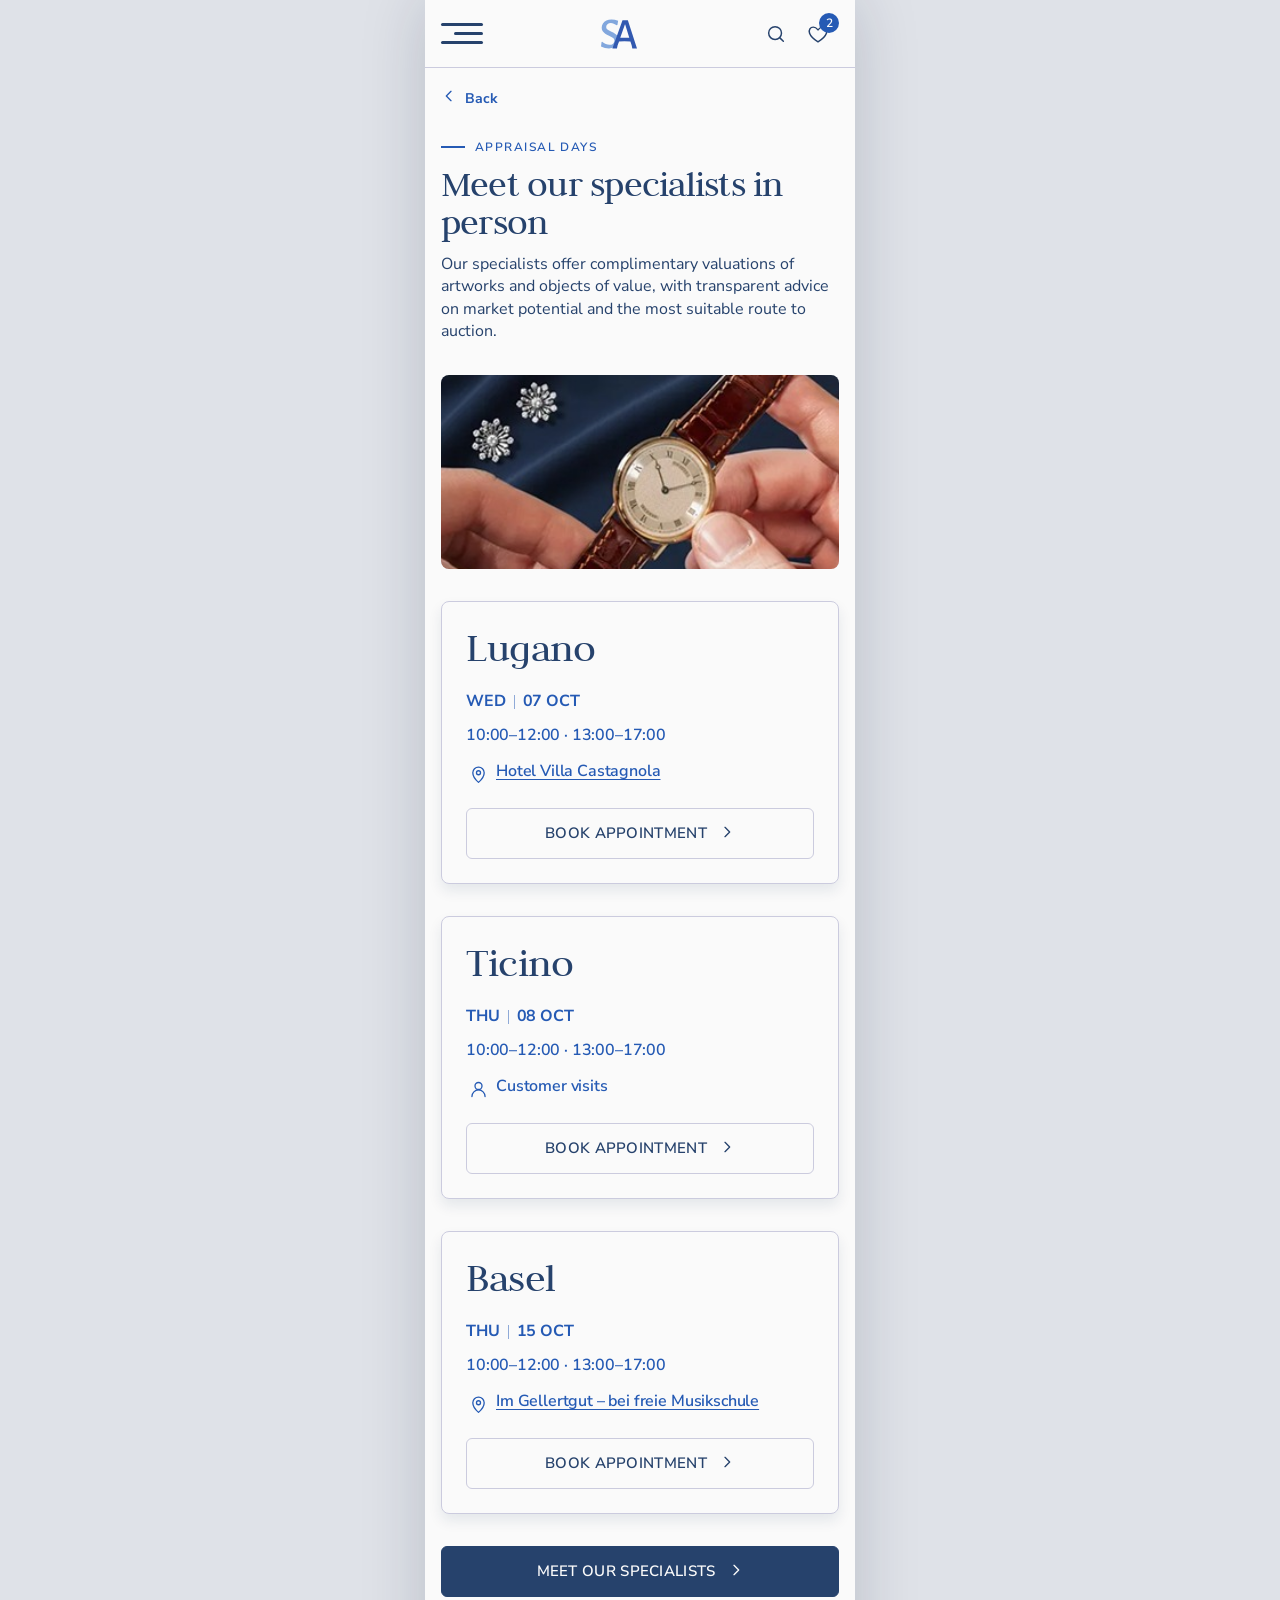
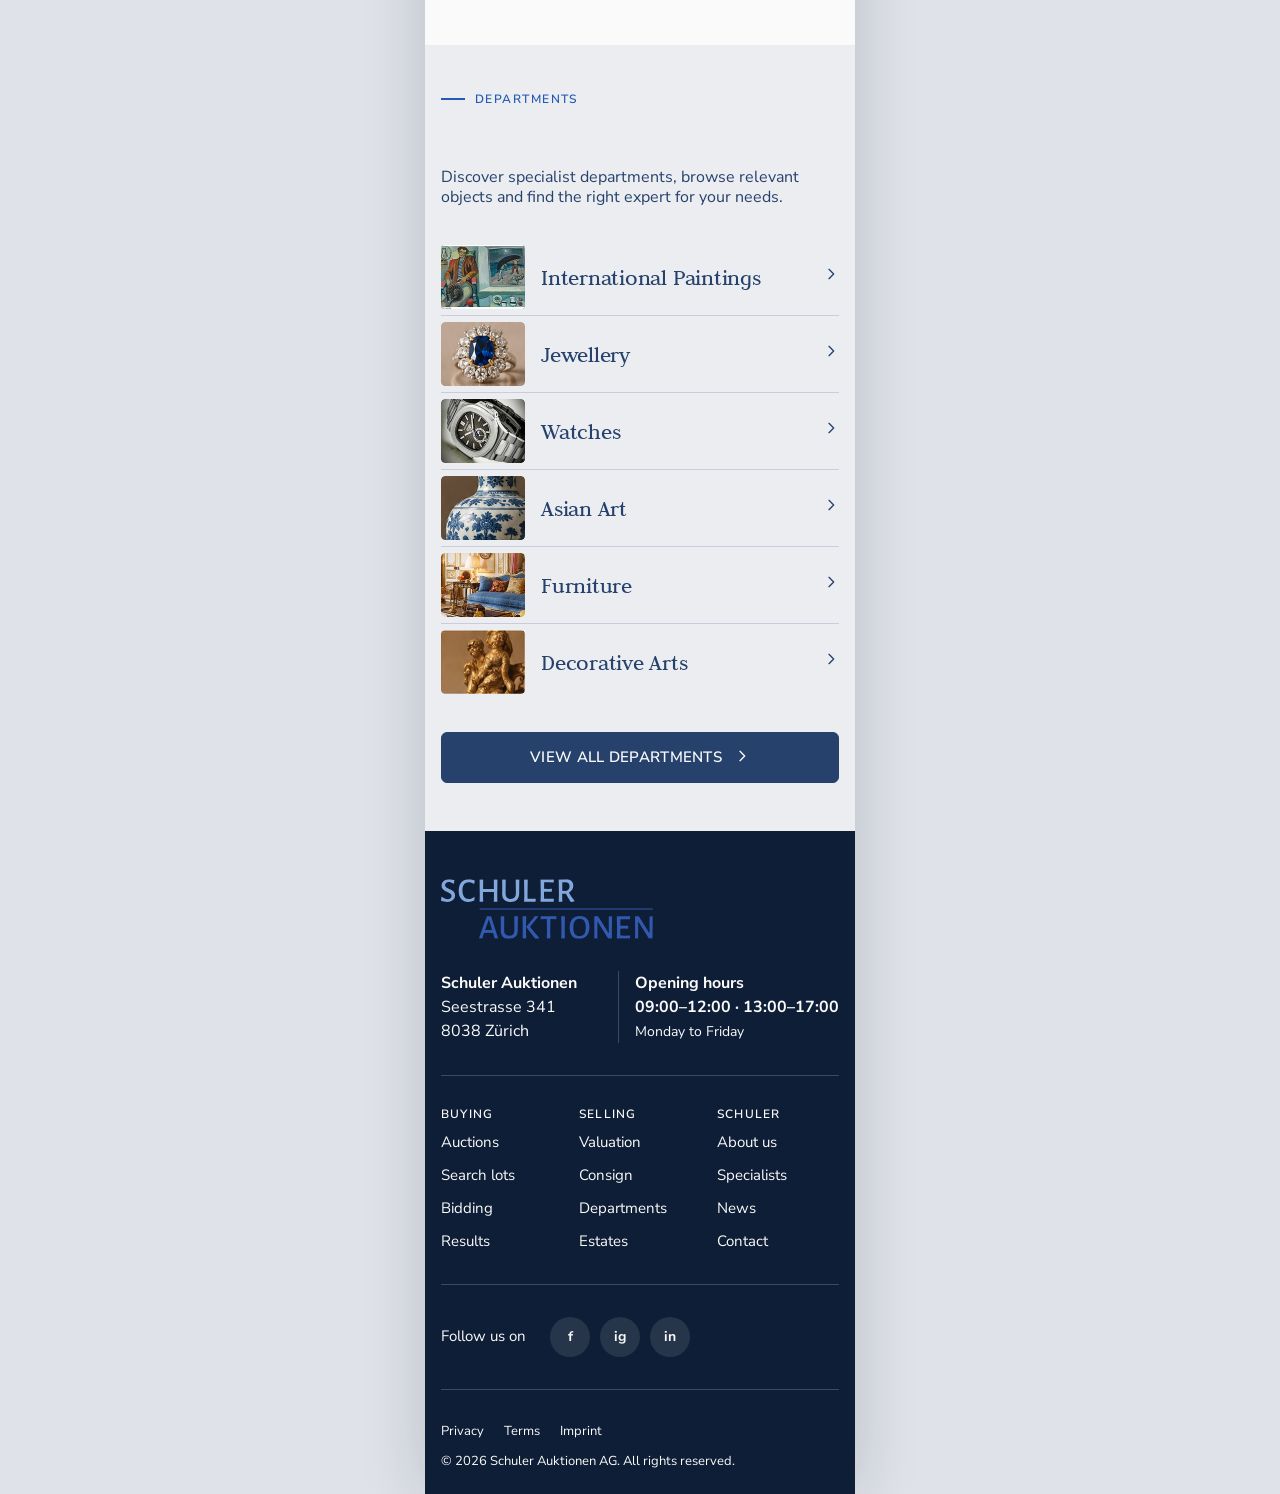
<file: appraisal.html>
<!doctype html>
<html lang="en">
<head>
<meta charset="utf-8">
<meta name="viewport" content="width=device-width,initial-scale=1">
<title>Appraisal days | Schuler Auktionen</title>
<link rel="preconnect" href="https://fonts.googleapis.com">
<link rel="preconnect" href="https://fonts.gstatic.com" crossorigin>
<link href="https://fonts.googleapis.com/css2?family=Judson:wght@400;700&family=Nunito+Sans:wght@400;500;600;700&display=swap" rel="stylesheet">
<link rel="stylesheet" href="styles.css">
</head>
<body>
<div class="page">
  <div id="site-header"></div>

  <section style="padding:0 16px 0;display:flex;flex-direction:column;gap:32px">
    <a class="back" href="index.html#expertise" style="padding:20px 0 0"><span data-i="left"></span>Back</a>
    <div class="head" data-stagger>
      <div class="eyebrow">Appraisal days</div>
      <h1 data-reveal style="font-size:38px;letter-spacing:-.76px">Meet our specialists in person</h1>
      <p data-reveal style="line-height:1.4">Our specialists offer complimentary valuations of artworks and objects of value, with transparent advice on market potential and the most suitable route to auction.</p>
    </div>
  </section>

  <section style="padding:32px 16px 48px;display:flex;flex-direction:column;gap:32px">
    <div class="photo" style="height:194px" data-reveal="clip"><img src="assets/expertise.jpg" alt="Our specialists" data-parallax="0.03" loading="lazy"></div>
    <div class="places" data-stagger>
      <article class="place" data-reveal>
        <h3>Lugano</h3>
        <div class="pinfo">
          <div class="date"><b>Wed</b><i></i><b>07 Oct</b></div>
          <div class="row">10:00–12:00 · 13:00–17:00</div>
          <div class="row"><span class="ico" data-i="pin"></span><a class="u">Hotel Villa Castagnola</a></div>
        </div>
        <a class="btn light" href="mailto:appraisal@schuler.ch?subject=Appraisal%20day%20Lugano"><span>Book appointment</span><span data-i="right"></span></a>
      </article>
      <article class="place" data-reveal>
        <h3>Ticino</h3>
        <div class="pinfo">
          <div class="date"><b>Thu</b><i></i><b>08 Oct</b></div>
          <div class="row">10:00–12:00 · 13:00–17:00</div>
          <div class="row"><span class="ico" data-i="user"></span><span>Customer visits</span></div>
        </div>
        <a class="btn light" href="mailto:appraisal@schuler.ch?subject=Appraisal%20day%20Ticino"><span>Book appointment</span><span data-i="right"></span></a>
      </article>
      <article class="place" data-reveal>
        <h3>Basel</h3>
        <div class="pinfo">
          <div class="date"><b>Thu</b><i></i><b>15 Oct</b></div>
          <div class="row">10:00–12:00 · 13:00–17:00</div>
          <div class="row"><span class="ico" data-i="pin"></span><a class="u">Im Gellertgut – bei freie Musikschule</a></div>
        </div>
        <a class="btn light" href="mailto:appraisal@schuler.ch?subject=Appraisal%20day%20Basel"><span>Book appointment</span><span data-i="right"></span></a>
      </article>
    </div>
    <a class="btn" href="index.html#expertise" data-reveal><span>Meet our specialists</span><span data-i="right"></span></a>
  </section>

  <!-- DEPARTMENTS -->
  <section class="sec bg" id="departments">
    <div class="head" data-stagger>
      <div class="eyebrow">Departments</div>
      <h2 data-reveal>Explore our expertise</h2>
      <p data-reveal style="line-height:1.25">Discover specialist departments, browse relevant objects and find the right expert for your needs.</p>
    </div>
    <div data-stagger>
      <div class="deptrow" data-reveal><div class="im"><img src="assets/d-paintings.jpg" alt="" loading="lazy"></div><span class="n">International Paintings</span><span data-i="right"></span></div><div class="rowline"></div>
      <div class="deptrow" data-reveal><div class="im"><img src="assets/d-jewellery.jpg" alt="" loading="lazy"></div><span class="n">Jewellery</span><span data-i="right"></span></div><div class="rowline"></div>
      <div class="deptrow" data-reveal><div class="im"><img src="assets/d-watches.jpg" alt="" loading="lazy"></div><span class="n">Watches</span><span data-i="right"></span></div><div class="rowline"></div>
      <div class="deptrow" data-reveal><div class="im"><img src="assets/d-asian.jpg" alt="" loading="lazy"></div><span class="n">Asian Art</span><span data-i="right"></span></div><div class="rowline"></div>
      <div class="deptrow" data-reveal><div class="im"><img src="assets/d-furniture.jpg" alt="" loading="lazy"></div><span class="n">Furniture</span><span data-i="right"></span></div><div class="rowline"></div>
      <div class="deptrow" data-reveal><div class="im"><img src="assets/d-decorative.jpg" alt="" loading="lazy"></div><span class="n">Decorative Arts</span><span data-i="right"></span></div>
    </div>
    <a class="btn" href="index.html#departments" data-reveal><span>View all departments</span><span data-i="right"></span></a>
  </section>

  <div id="site-footer"></div>
</div>
<script src="app.js"></script>
</body>
</html>
</file>
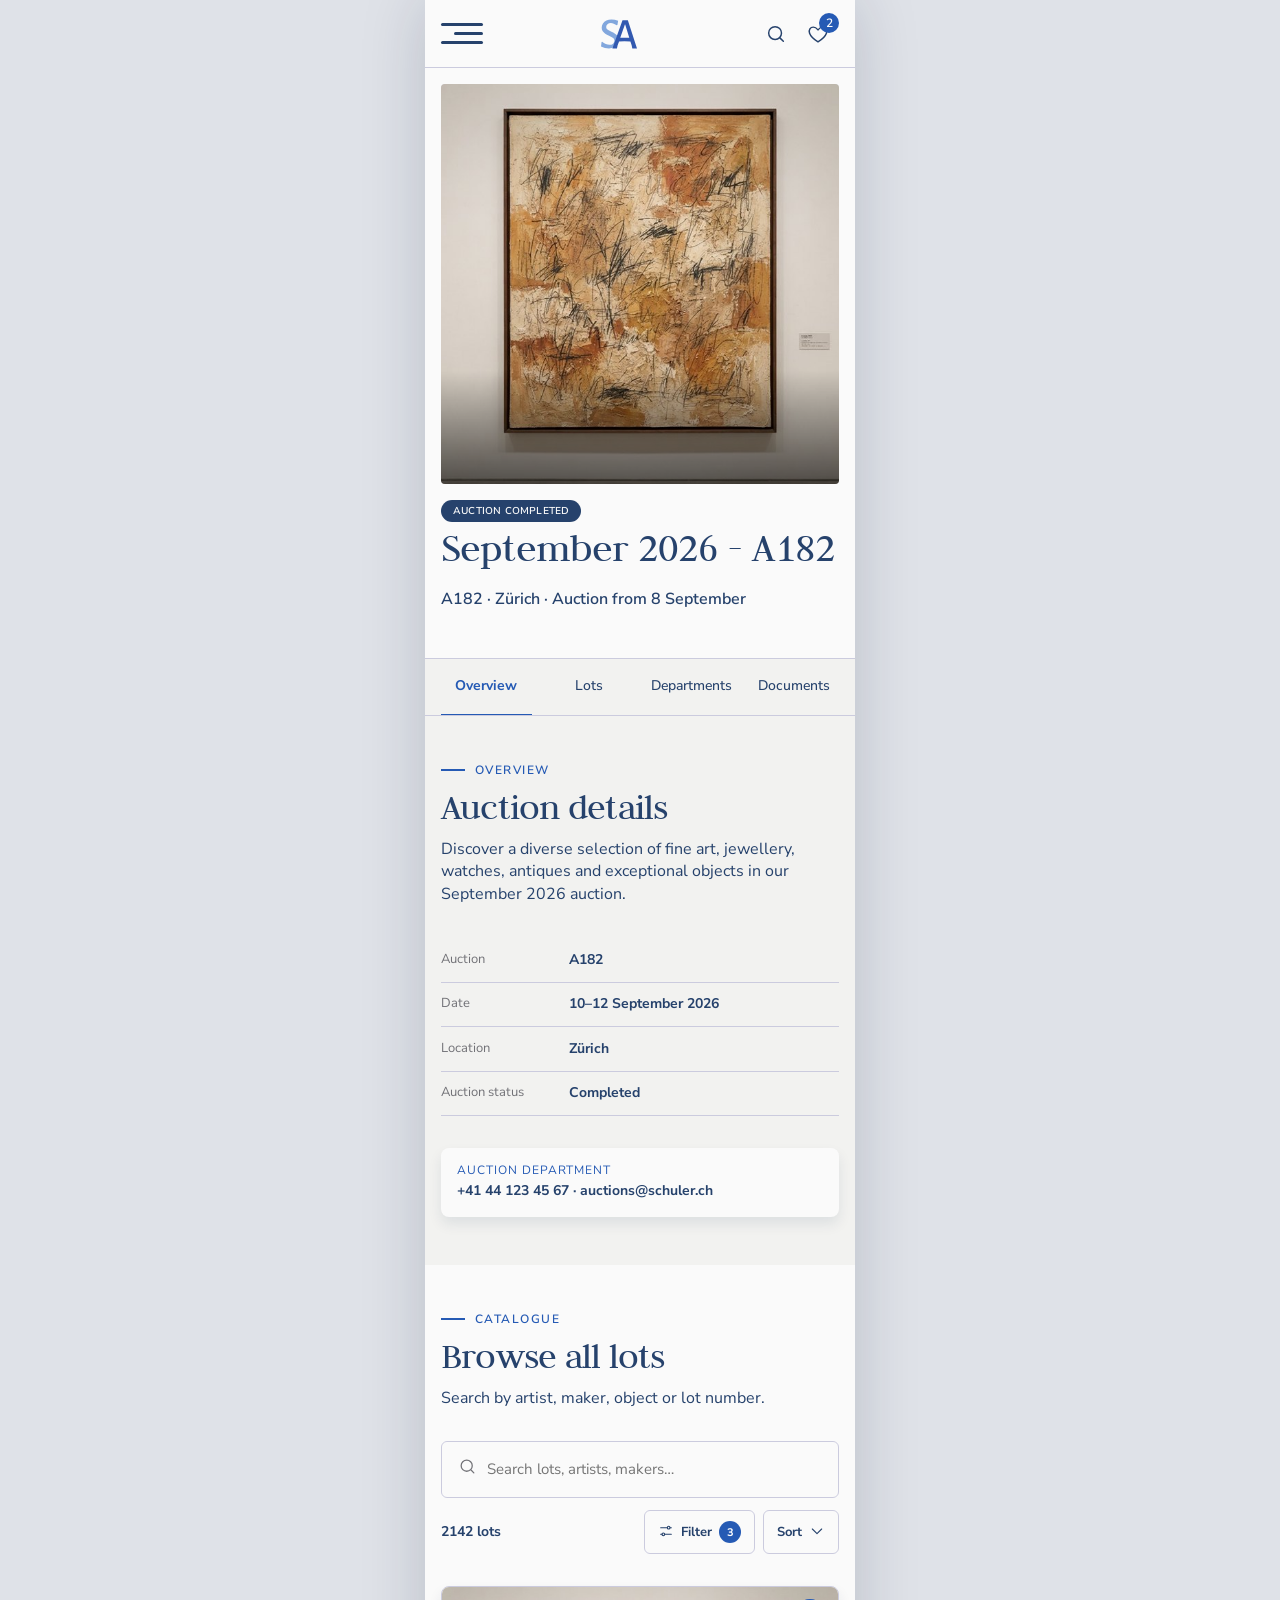
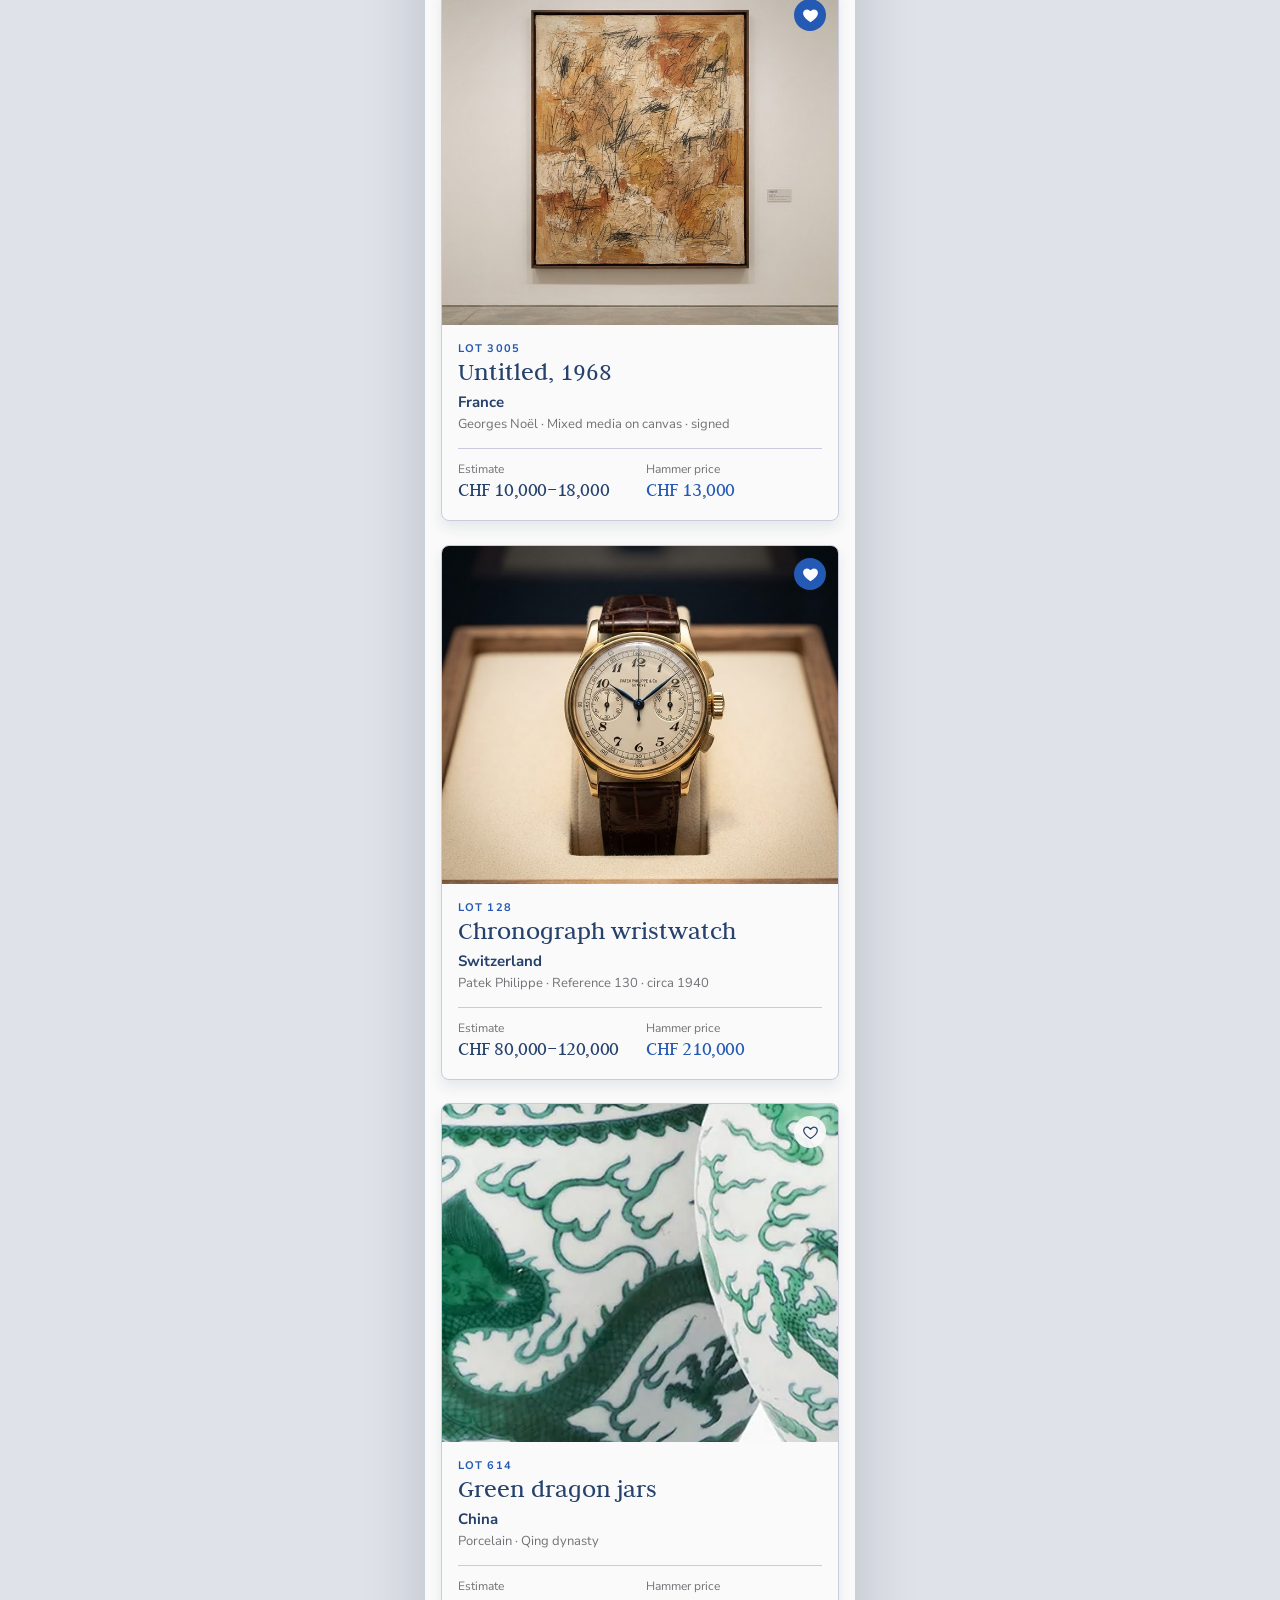
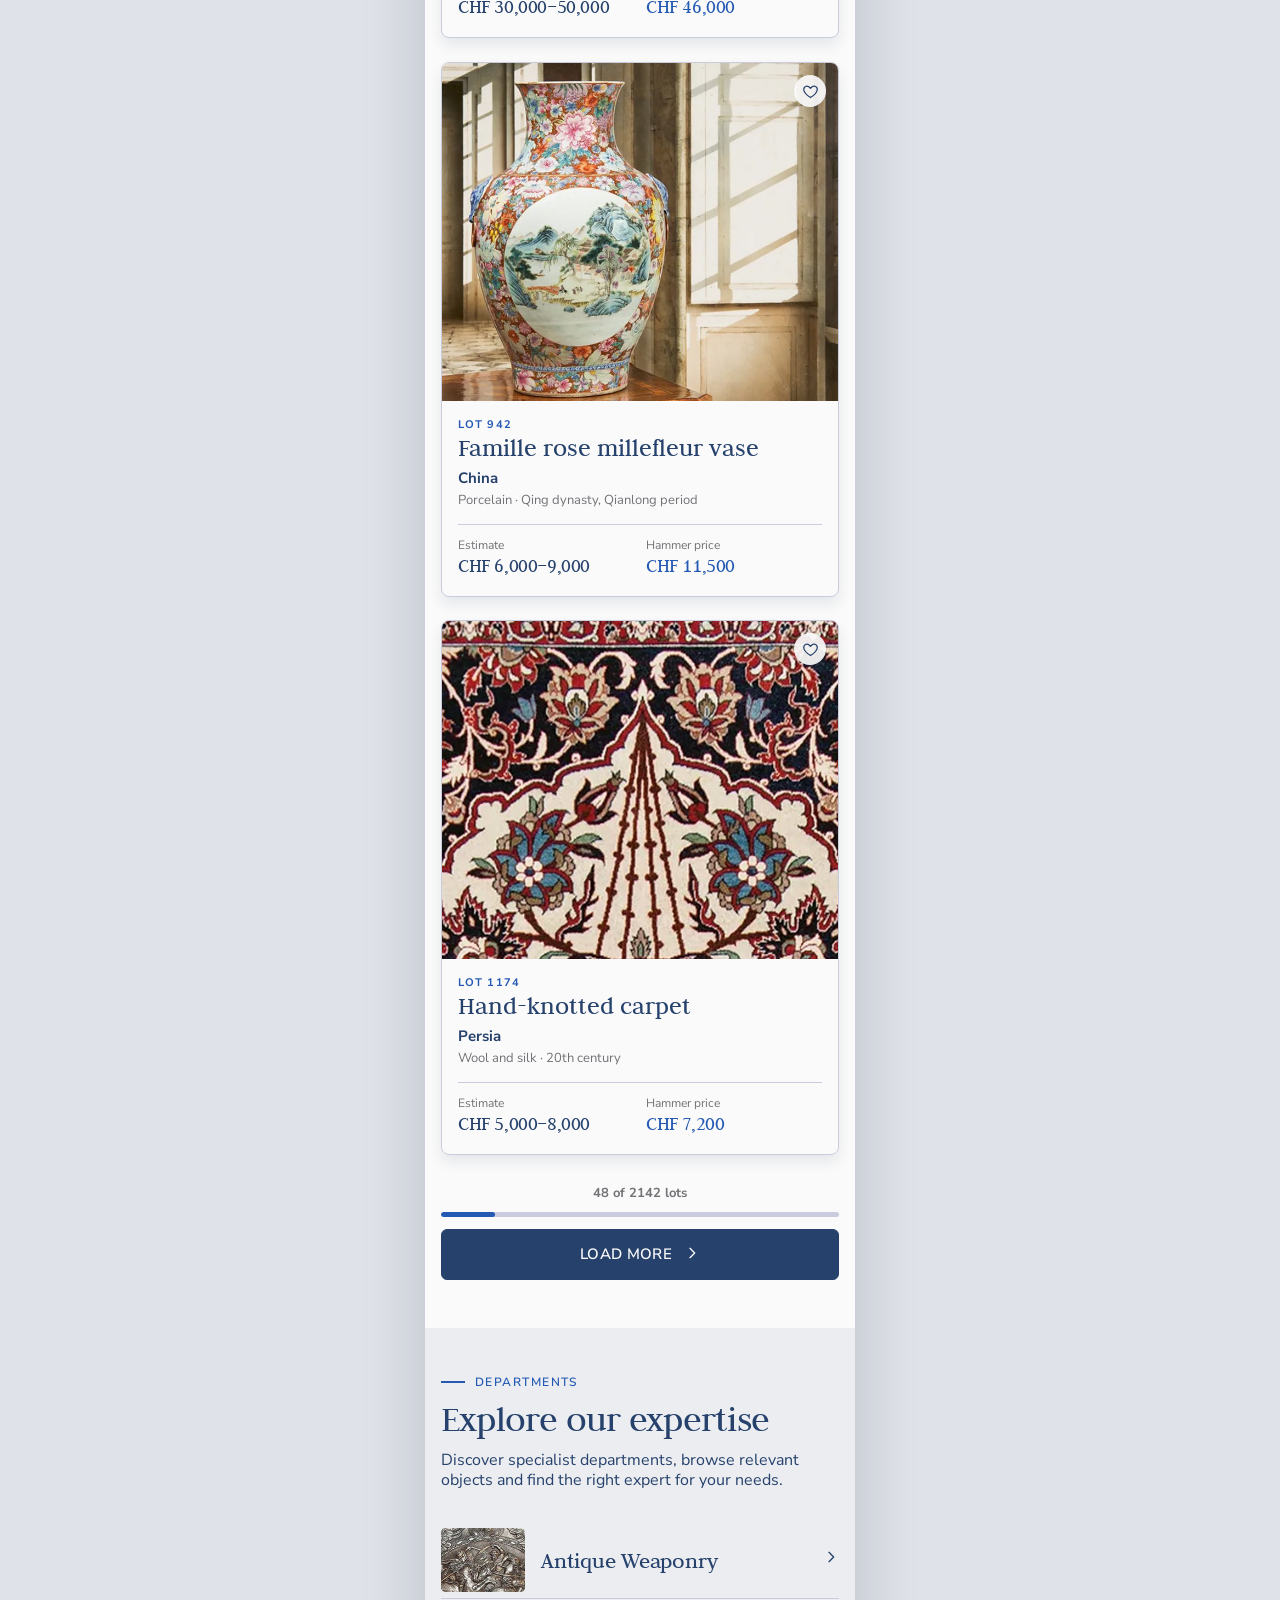
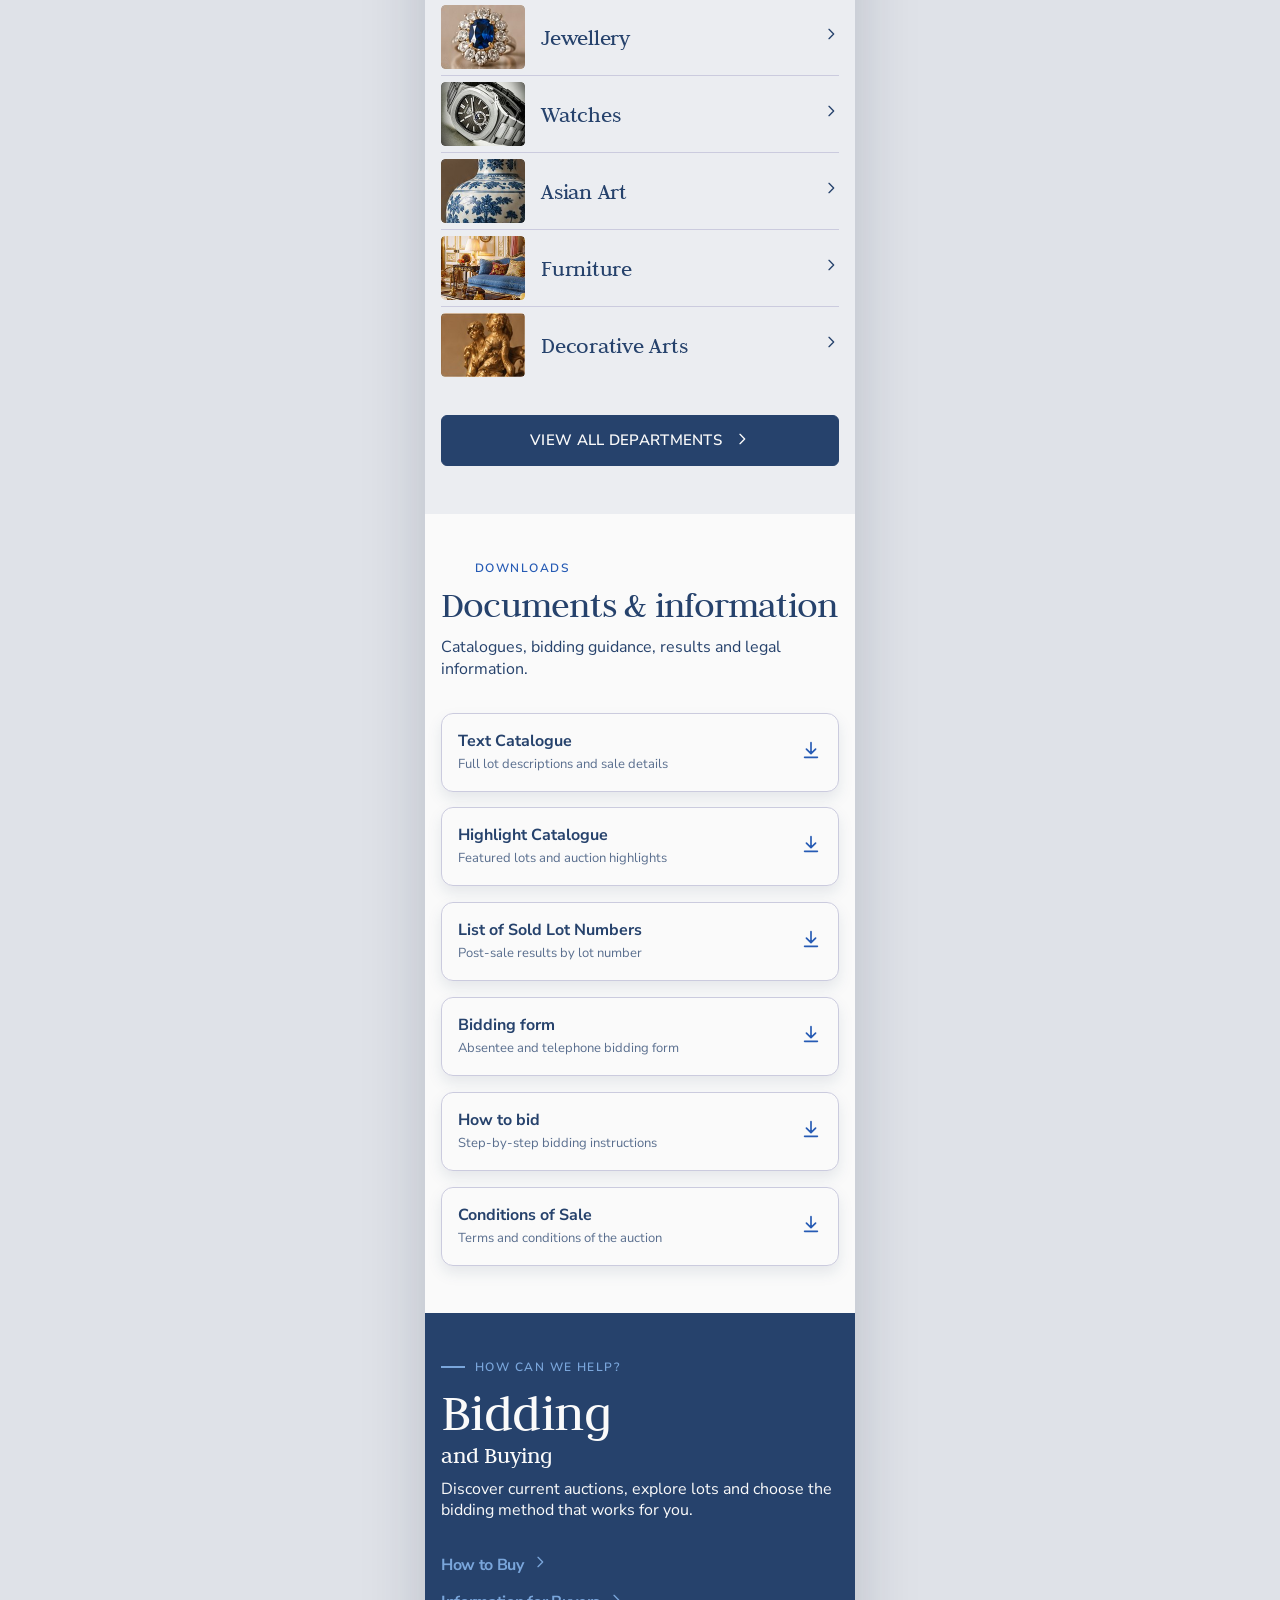
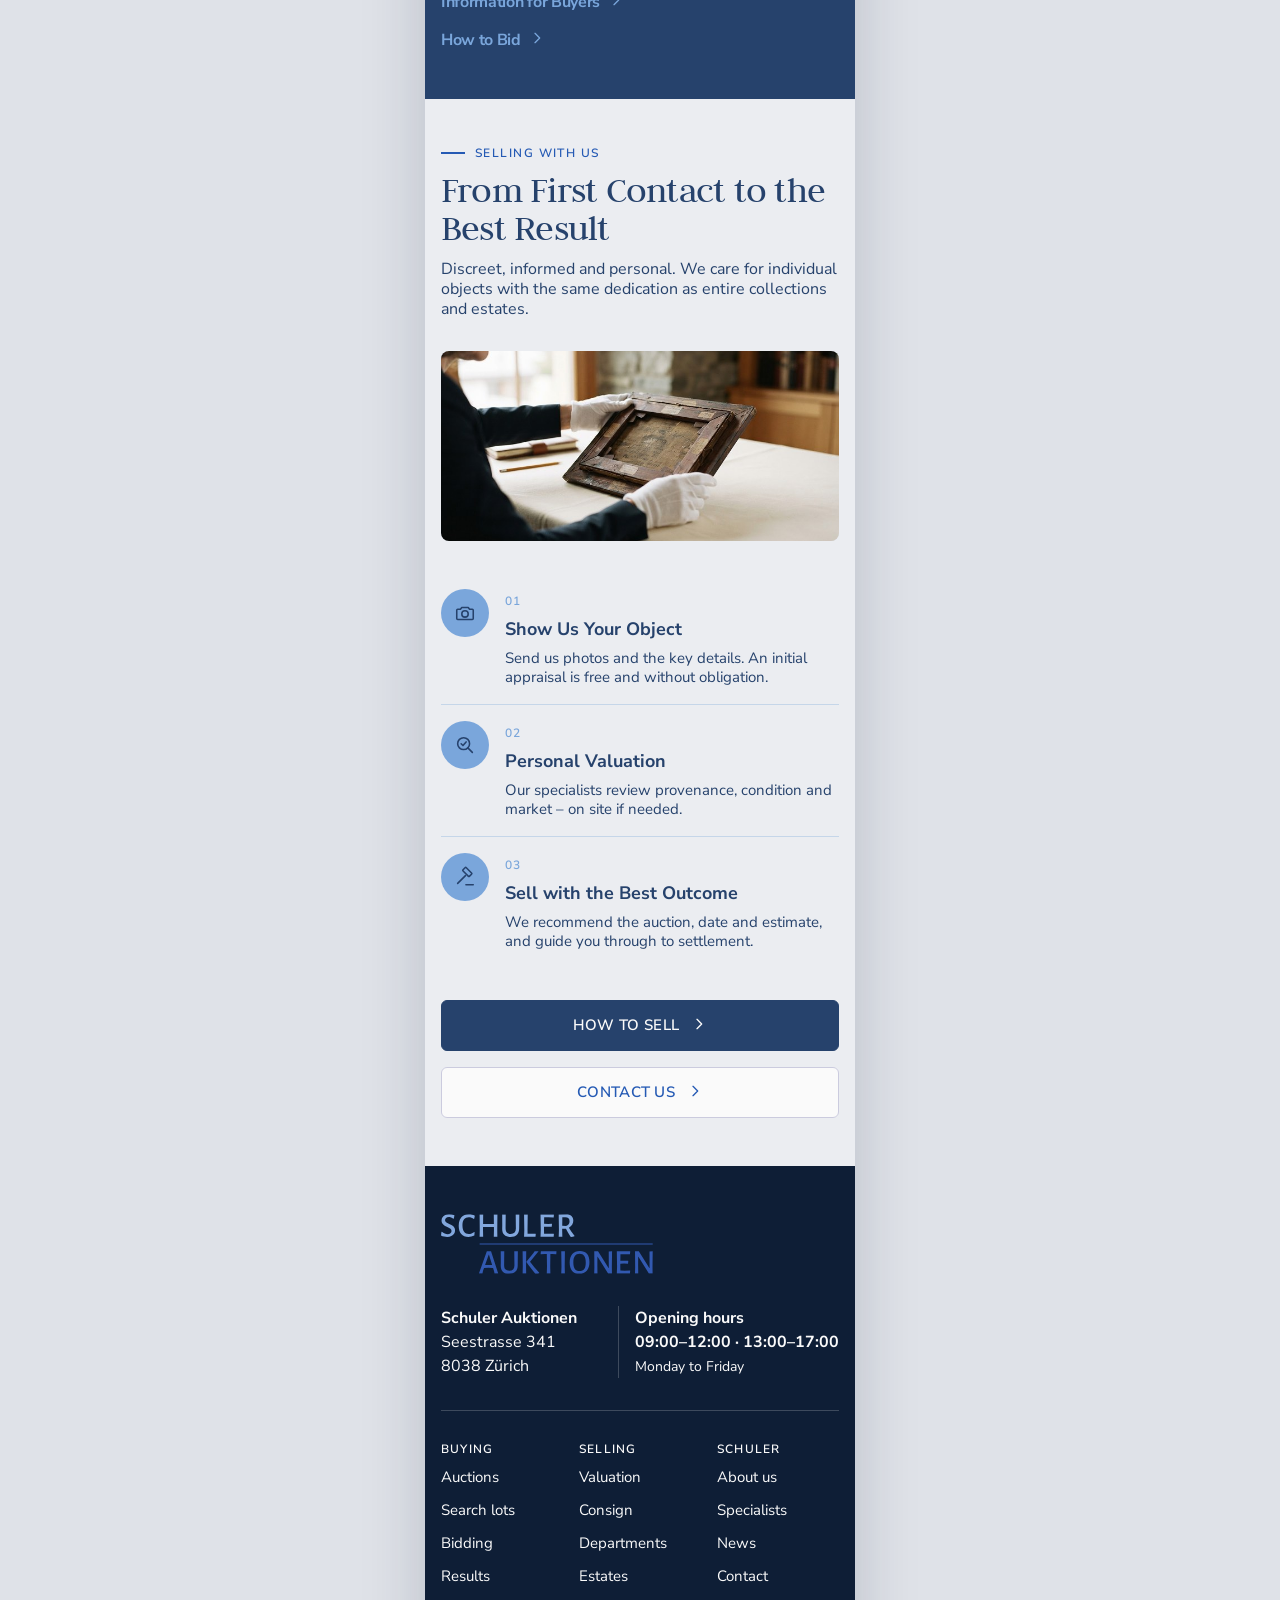
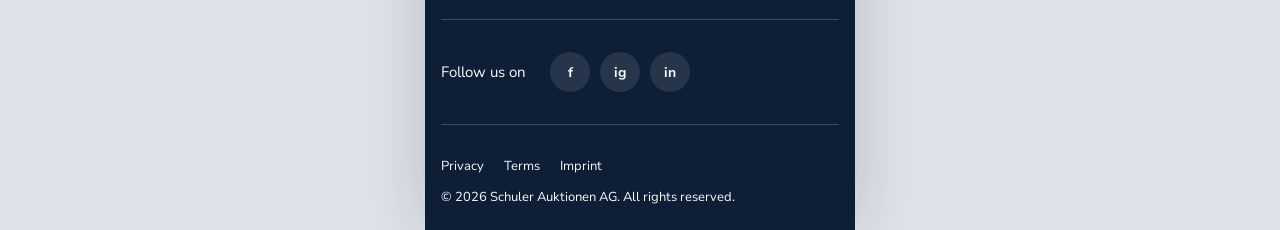
<file: auction.html>
<!doctype html>
<html lang="en">
<head>
<meta charset="utf-8">
<meta name="viewport" content="width=device-width,initial-scale=1">
<title>September 2026 – A182 | Schuler Auktionen</title>
<link rel="preconnect" href="https://fonts.googleapis.com">
<link rel="preconnect" href="https://fonts.gstatic.com" crossorigin>
<link href="https://fonts.googleapis.com/css2?family=Judson:wght@400;700&family=Nunito+Sans:wght@400;500;600;700&display=swap" rel="stylesheet">
<link rel="stylesheet" href="styles.css">
</head>
<body>
<div class="page">
  <div id="site-header"></div>

  <!-- HERO -->
  <section class="sub-hero" style="display:flex;flex-direction:column;gap:16px">
    <div class="slider shade" data-reveal="zoom" style="position:relative">
      <div class="parallax" style="position:absolute;inset:0;overflow:hidden"><img src="assets/a-painting.jpg" alt="September 2026 auction" style="width:100%;height:116%;object-fit:cover;position:absolute;top:-8%" data-parallax="0.05"></div>
    </div>
    <div style="display:flex;flex-direction:column;gap:20px" data-stagger>
      <div style="display:flex;flex-direction:column;gap:4px">
        <span class="tag" data-reveal>Auction completed</span>
        <h1 data-reveal>September 2026 - A182</h1>
      </div>
      <p data-reveal style="font:600 16px/1.4 var(--sans)">A182  ·  Zürich  ·  Auction from 8 September</p>
    </div>
  </section>

  <!-- Sticky tab navigáció -->
  <nav class="tabs" aria-label="Auction sections">
    <a href="#overview">Overview</a><a href="#lots">Lots</a><a href="#departments">Departments</a><a href="#documents">Documents</a>
    <span class="bar"></span>
  </nav>

  <!-- OVERVIEW -->
  <section class="sec ivory" id="overview">
    <div class="head" data-stagger>
      <div class="eyebrow">Overview</div>
      <h2 data-reveal>Auction details</h2>
      <p data-reveal style="line-height:1.4">Discover a diverse selection of fine art, jewellery, watches, antiques and exceptional objects in our September 2026 auction.</p>
    </div>
    <div class="deflist" data-stagger>
      <div data-reveal><span>Auction</span><b>A182</b></div>
      <div data-reveal><span>Date</span><b>10–12 September 2026</b></div>
      <div data-reveal><span>Location</span><b>Zürich</b></div>
      <div data-reveal><span>Auction status</span><b>Completed</b></div>
    </div>
    <div class="dept-contact" data-reveal="zoom"><small>Auction department</small><b>+41 44 123 45 67 · auctions@schuler.ch</b></div>
  </section>

  <!-- LOT CATALOGUE -->
  <section class="sec" id="lots">
    <div class="head" data-stagger>
      <div class="eyebrow">catalogue</div>
      <h2 data-reveal>Browse all lots</h2>
      <p data-reveal style="line-height:1.4">Search by artist, maker, object or lot number.</p>
    </div>
    <div style="display:flex;flex-direction:column;gap:12px" data-reveal>
      <label class="search"><span data-i="search"></span><input type="search" placeholder="Search lots, artists, makers…" id="q"></label>
      <div class="controls"><b id="count">2142 lots</b>
        <button class="ctl"><span data-i="sliders"></span>Filter<span class="cnt">3</span></button>
        <button class="ctl">Sort<span data-i="down"></span></button></div>
    </div>
    <div class="lotlist" id="lotlist">
      <div class="lot" data-reveal data-q="georges noël untitled 1968 3005"><div class="im"><img src="assets/a-painting.jpg" alt="Georges Noël" loading="lazy"><button class="fav" data-fav="3005" aria-label="Save"><span data-i="heart"></span></button></div>
        <div class="d"><div><div class="ln">LOT 3005</div><h3>Untitled, 1968</h3><b class="t">France</b><div class="m">Georges Noël · Mixed media on canvas · signed</div></div><hr>
        <div class="res"><div><div class="lbl">Estimate</div><div class="val">CHF 10,000–18,000</div></div><div class="hammer"><div class="lbl">Hammer price</div><div class="val">CHF 13,000</div></div></div></div></div>
      <div class="lot" data-reveal data-q="patek philippe chronograph wristwatch 128"><div class="im"><img src="assets/a-patek.jpg" alt="Patek Philippe" loading="lazy"><button class="fav" data-fav="128" aria-label="Save"><span data-i="heart"></span></button></div>
        <div class="d"><div><div class="ln">LOT 128</div><h3>Chronograph wristwatch</h3><b class="t">Switzerland</b><div class="m">Patek Philippe · Reference 130 · circa 1940</div></div><hr>
        <div class="res"><div><div class="lbl">Estimate</div><div class="val">CHF 80,000–120,000</div></div><div class="hammer"><div class="lbl">Hammer price</div><div class="val">CHF 210,000</div></div></div></div></div>
      <div class="lot" data-reveal data-q="chinese porcelain green dragon jars 614"><div class="im"><img src="assets/a-dragon.jpg" alt="Green dragon jars" loading="lazy"><button class="fav" data-fav="614" aria-label="Save"><span data-i="heart"></span></button></div>
        <div class="d"><div><div class="ln">LOT 614</div><h3>Green dragon jars</h3><b class="t">China</b><div class="m">Porcelain · Qing dynasty</div></div><hr>
        <div class="res"><div><div class="lbl">Estimate</div><div class="val">CHF 30,000–50,000</div></div><div class="hammer"><div class="lbl">Hammer price</div><div class="val">CHF 46,000</div></div></div></div></div>
      <div class="lot" data-reveal data-q="qing dynasty famille rose millefleur vase porcelain 942"><div class="im"><img src="assets/a-vase.jpg" alt="Famille rose vase" loading="lazy"><button class="fav" data-fav="942" aria-label="Save"><span data-i="heart"></span></button></div>
        <div class="d"><div><div class="ln">LOT 942</div><h3>Famille rose millefleur vase</h3><b class="t">China</b><div class="m">Porcelain · Qing dynasty, Qianlong period</div></div><hr>
        <div class="res"><div><div class="lbl">Estimate</div><div class="val">CHF 6,000–9,000</div></div><div class="hammer"><div class="lbl">Hammer price</div><div class="val">CHF 11,500</div></div></div></div></div>
      <div class="lot" data-reveal data-q="persian hand-knotted carpet wool silk 1174"><div class="im"><img src="assets/a-carpet.jpg" alt="Persian carpet" loading="lazy"><button class="fav" data-fav="1174" aria-label="Save"><span data-i="heart"></span></button></div>
        <div class="d"><div><div class="ln">LOT 1174</div><h3>Hand-knotted carpet</h3><b class="t">Persia</b><div class="m">Wool and silk · 20th century</div></div><hr>
        <div class="res"><div><div class="lbl">Estimate</div><div class="val">CHF 5,000–8,000</div></div><div class="hammer"><div class="lbl">Hammer price</div><div class="val">CHF 7,200</div></div></div></div></div>
    </div>
    <div class="more" data-reveal><small>48 of 2142 lots</small><div class="track"><i style="--w:54px"></i></div><a class="btn"><span>Load more</span><span data-i="right"></span></a></div>
  </section>

  <!-- DEPARTMENTS -->
  <section class="sec bg" id="departments">
    <div class="head" data-stagger>
      <div class="eyebrow">Departments</div>
      <h2 data-reveal>Explore our expertise</h2>
      <p data-reveal style="line-height:1.25">Discover specialist departments, browse relevant objects and find the right expert for your needs.</p>
    </div>
    <div data-stagger>
      <a class="deptrow" href="category.html" data-reveal><div class="im"><img src="assets/d-weaponry.jpg" alt="" loading="lazy"></div><span class="n">Antique Weaponry</span><span data-i="right"></span></a><div class="rowline"></div>
      <div class="deptrow" data-reveal><div class="im"><img src="assets/d-jewellery.jpg" alt="" loading="lazy"></div><span class="n">Jewellery</span><span data-i="right"></span></div><div class="rowline"></div>
      <div class="deptrow" data-reveal><div class="im"><img src="assets/d-watches.jpg" alt="" loading="lazy"></div><span class="n">Watches</span><span data-i="right"></span></div><div class="rowline"></div>
      <div class="deptrow" data-reveal><div class="im"><img src="assets/d-asian.jpg" alt="" loading="lazy"></div><span class="n">Asian Art</span><span data-i="right"></span></div><div class="rowline"></div>
      <div class="deptrow" data-reveal><div class="im"><img src="assets/d-furniture.jpg" alt="" loading="lazy"></div><span class="n">Furniture</span><span data-i="right"></span></div><div class="rowline"></div>
      <div class="deptrow" data-reveal><div class="im"><img src="assets/d-decorative.jpg" alt="" loading="lazy"></div><span class="n">Decorative Arts</span><span data-i="right"></span></div>
    </div>
    <a class="btn" href="index.html#departments" data-reveal><span>View all departments</span><span data-i="right"></span></a>
  </section>


  <!-- DOCUMENTS -->
  <section class="sec" id="documents">
    <div class="head" data-stagger>
      <div class="eyebrow">Downloads</div>
      <h2 data-reveal>Documents &amp; information</h2>
      <p data-reveal style="line-height:1.4">Catalogues, bidding guidance, results and legal information.</p>
    </div>
    <div class="list16" data-stagger>
      <a class="dl" data-reveal><div><b>Text Catalogue</b><span>Full lot descriptions and sale details</span></div><span data-i="download"></span></a>
      <a class="dl" data-reveal><div><b>Highlight Catalogue</b><span>Featured lots and auction highlights</span></div><span data-i="download"></span></a>
      <a class="dl" data-reveal><div><b>List of Sold Lot Numbers</b><span>Post-sale results by lot number</span></div><span data-i="download"></span></a>
      <a class="dl" data-reveal><div><b>Bidding form</b><span>Absentee and telephone bidding form</span></div><span data-i="download"></span></a>
      <a class="dl" data-reveal><div><b>How to bid</b><span>Step-by-step bidding instructions</span></div><span data-i="download"></span></a>
      <a class="dl" data-reveal><div><b>Conditions of Sale</b><span>Terms and conditions of the auction</span></div><span data-i="download"></span></a>
    </div>
  </section>

  <!-- BIDDING AND BUYING -->
  <section class="sec navy on-dark" id="bidding" data-stagger>
    <div class="head">
      <div class="eyebrow">How can we help?</div>
      <div data-reveal style="display:flex;flex-direction:column;gap:4px"><div class="serif" style="font-size:54px;line-height:1;letter-spacing:-.54px">Bidding</div><div class="serif" style="font-size:24px;line-height:1;letter-spacing:-.24px">and Buying</div></div>
      <p data-reveal style="line-height:1.32">Discover current auctions, explore lots and choose the bidding method that works for you.</p>
    </div>
    <div class="list16" data-reveal><a class="link">How to Buy <span data-i="right"></span></a><a class="link">Information for Buyers <span data-i="right"></span></a><a class="link">How to Bid <span data-i="right"></span></a></div>
  </section>

  <!-- SELLING -->
  <section class="sec bg" id="selling">
    <div class="head" data-stagger>
      <div class="eyebrow">Selling with us</div>
      <h2 data-reveal>From First Contact to the Best Result</h2>
      <p data-reveal style="line-height:1.25">Discreet, informed and personal. We care for individual objects with the same dedication as entire collections and estates.</p>
    </div>
    <div class="photo" data-reveal="clip"><img src="assets/selling.jpg" alt="Specialist examining the back of a framed painting" data-parallax="0.03" loading="lazy"></div>
    <div class="process" data-stagger>
      <div data-reveal><div class="ci"><svg viewBox="0 0 24 24" aria-hidden="true"><path d="M4 8h3l1.5-2h7L17 8h3a1 1 0 011 1v9a1 1 0 01-1 1H4a1 1 0 01-1-1V9a1 1 0 011-1z"/><circle cx="12" cy="13" r="3.5"/></svg></div><div><small>01</small><b>Show Us Your Object</b><p>Send us photos and the key details. An initial appraisal is free and without obligation.</p></div></div>
      <div data-reveal><div class="ci"><svg viewBox="0 0 24 24" aria-hidden="true"><circle cx="10.5" cy="10.5" r="6.5"/><path d="M20 20l-4.9-4.9M7.8 10.6l2 2 3.4-4"/></svg></div><div><small>02</small><b>Personal Valuation</b><p>Our specialists review provenance, condition and market – on site if needed.</p></div></div>
      <div data-reveal><div class="ci"><svg viewBox="0 0 24 24" aria-hidden="true"><rect x="9.5" y="4" width="10" height="5" rx="1" transform="rotate(45 14.5 6.5)"/><path d="M12.5 10.5L4 19M13 20.5h8"/></svg></div><div><small>03</small><b>Sell with the Best Outcome</b><p>We recommend the auction, date and estimate, and guide you through to settlement.</p></div></div>
    </div>
    <div class="list16" data-reveal>
      <a class="btn"><span>How to Sell</span><span data-i="right"></span></a>
      <a class="btn outline-light" href="index.html#contact"><span>Contact us</span><span data-i="right"></span></a>
    </div>
  </section>

  <div id="site-footer"></div>
</div>
<script src="app.js"></script>
<script>
  // Keresés az aukció tételek között
  (function(){var q=document.getElementById('q'),c=document.getElementById('count');if(!q)return;
    q.addEventListener('input',function(){var v=q.value.trim().toLowerCase(),n=0;
      document.querySelectorAll('#lotlist .lot').forEach(function(l){var m=!v||l.getAttribute('data-q').indexOf(v)>-1;l.style.display=m?'':'none';if(m)n++;});
      c.textContent=v?n+' of 5 loaded lots':'2142 lots';});})();
</script>
</body>
</html>
</file>
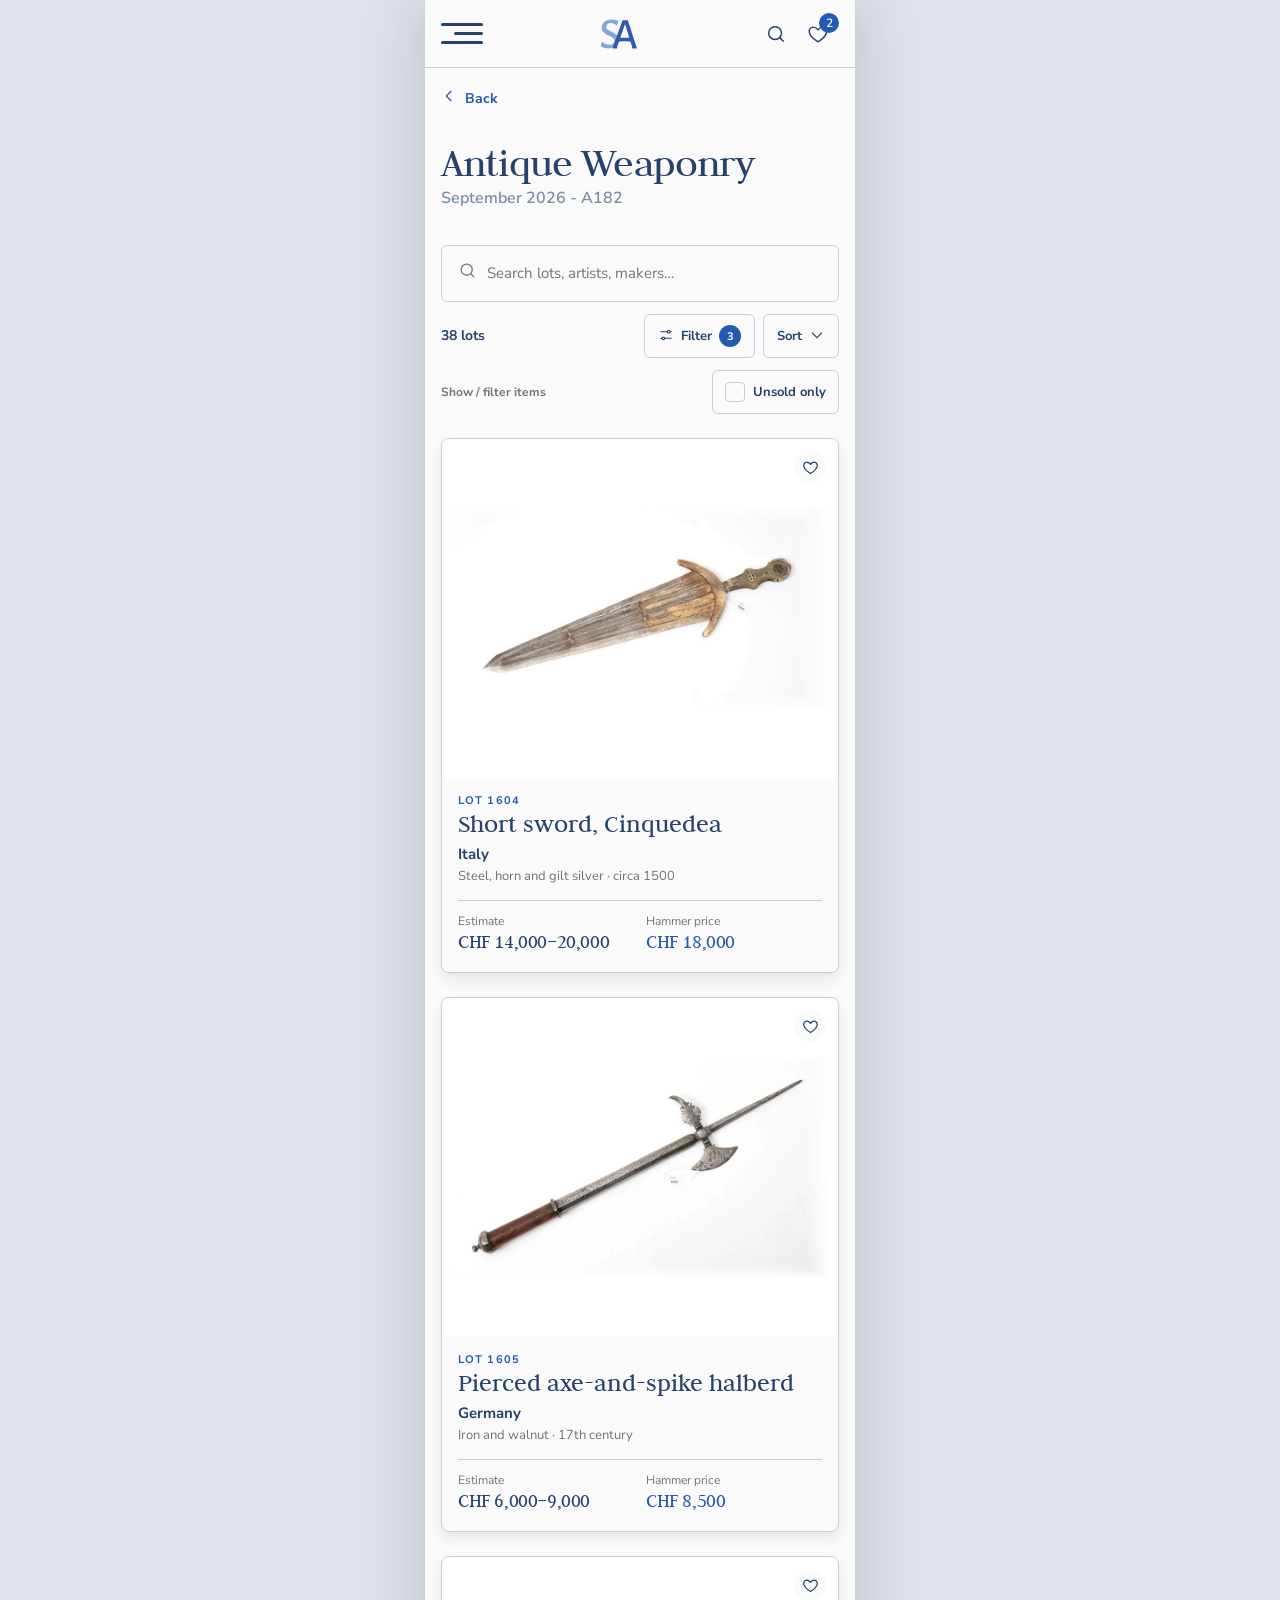
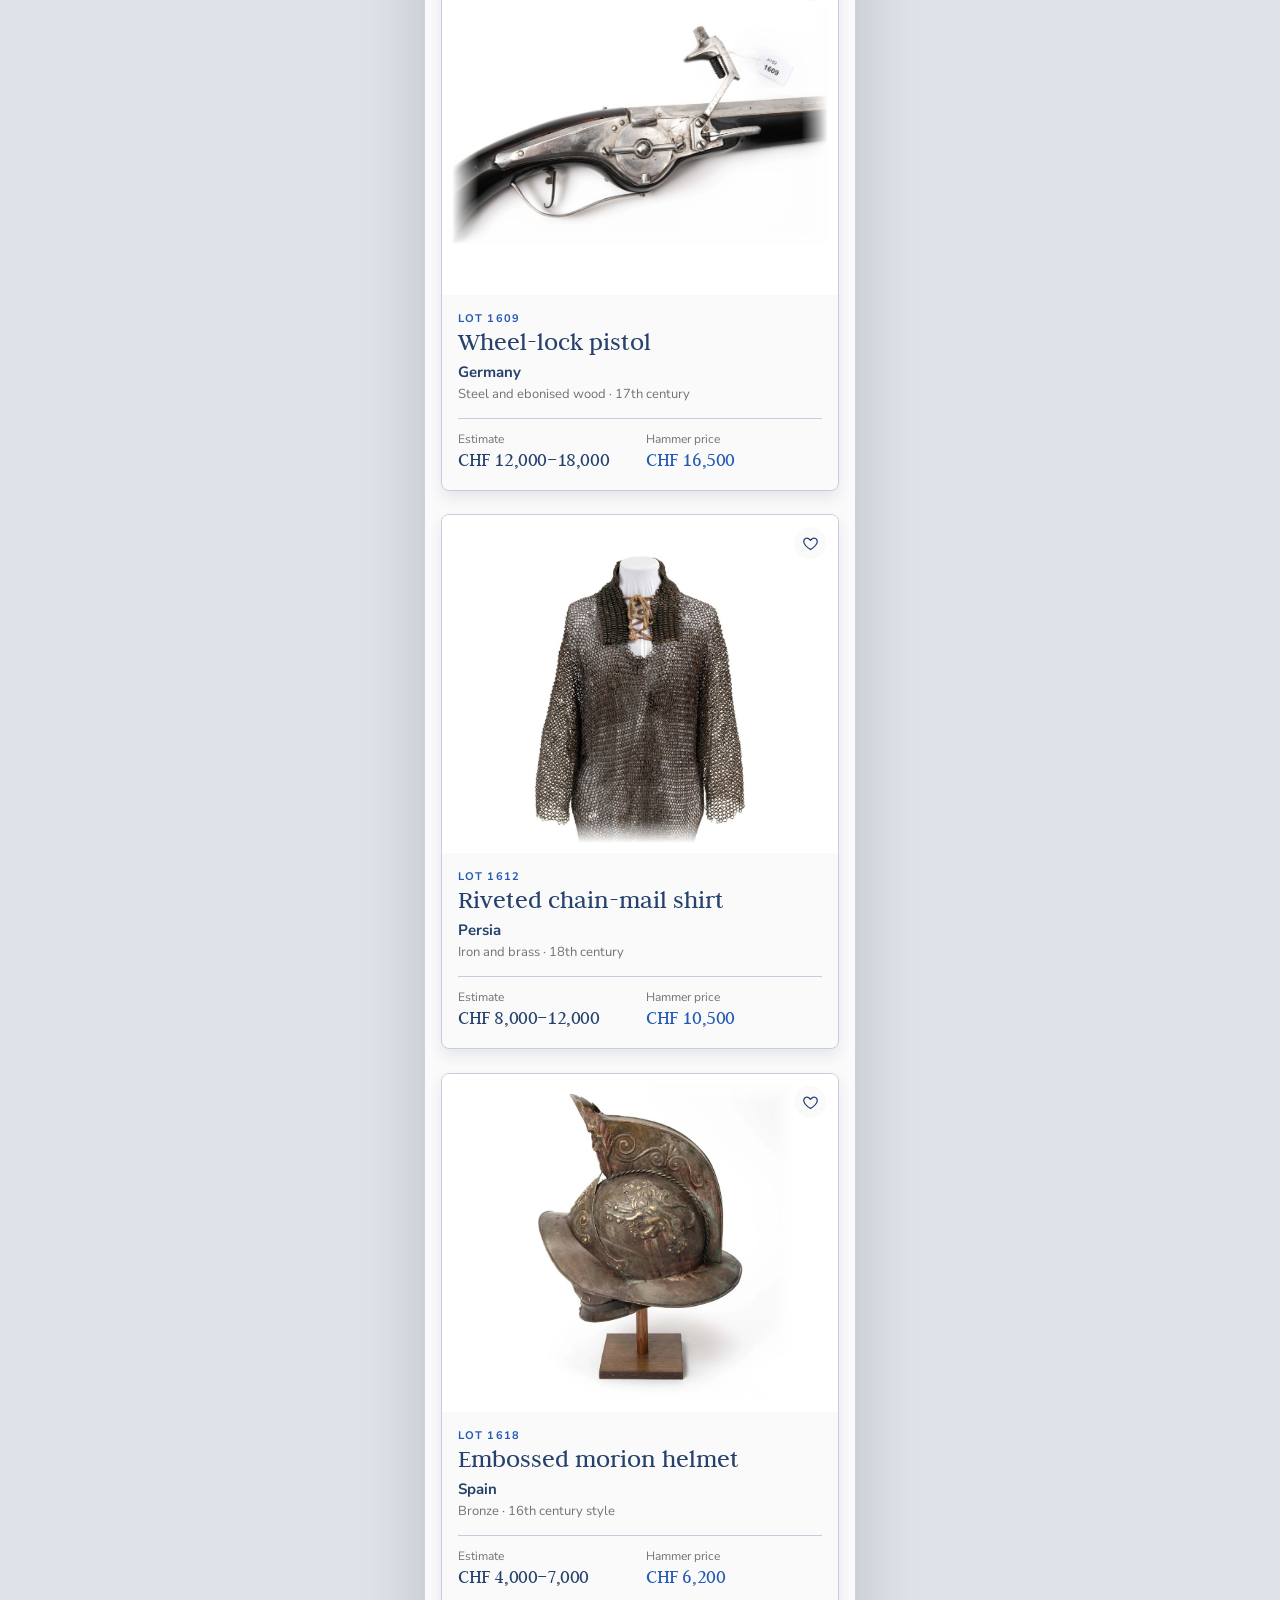
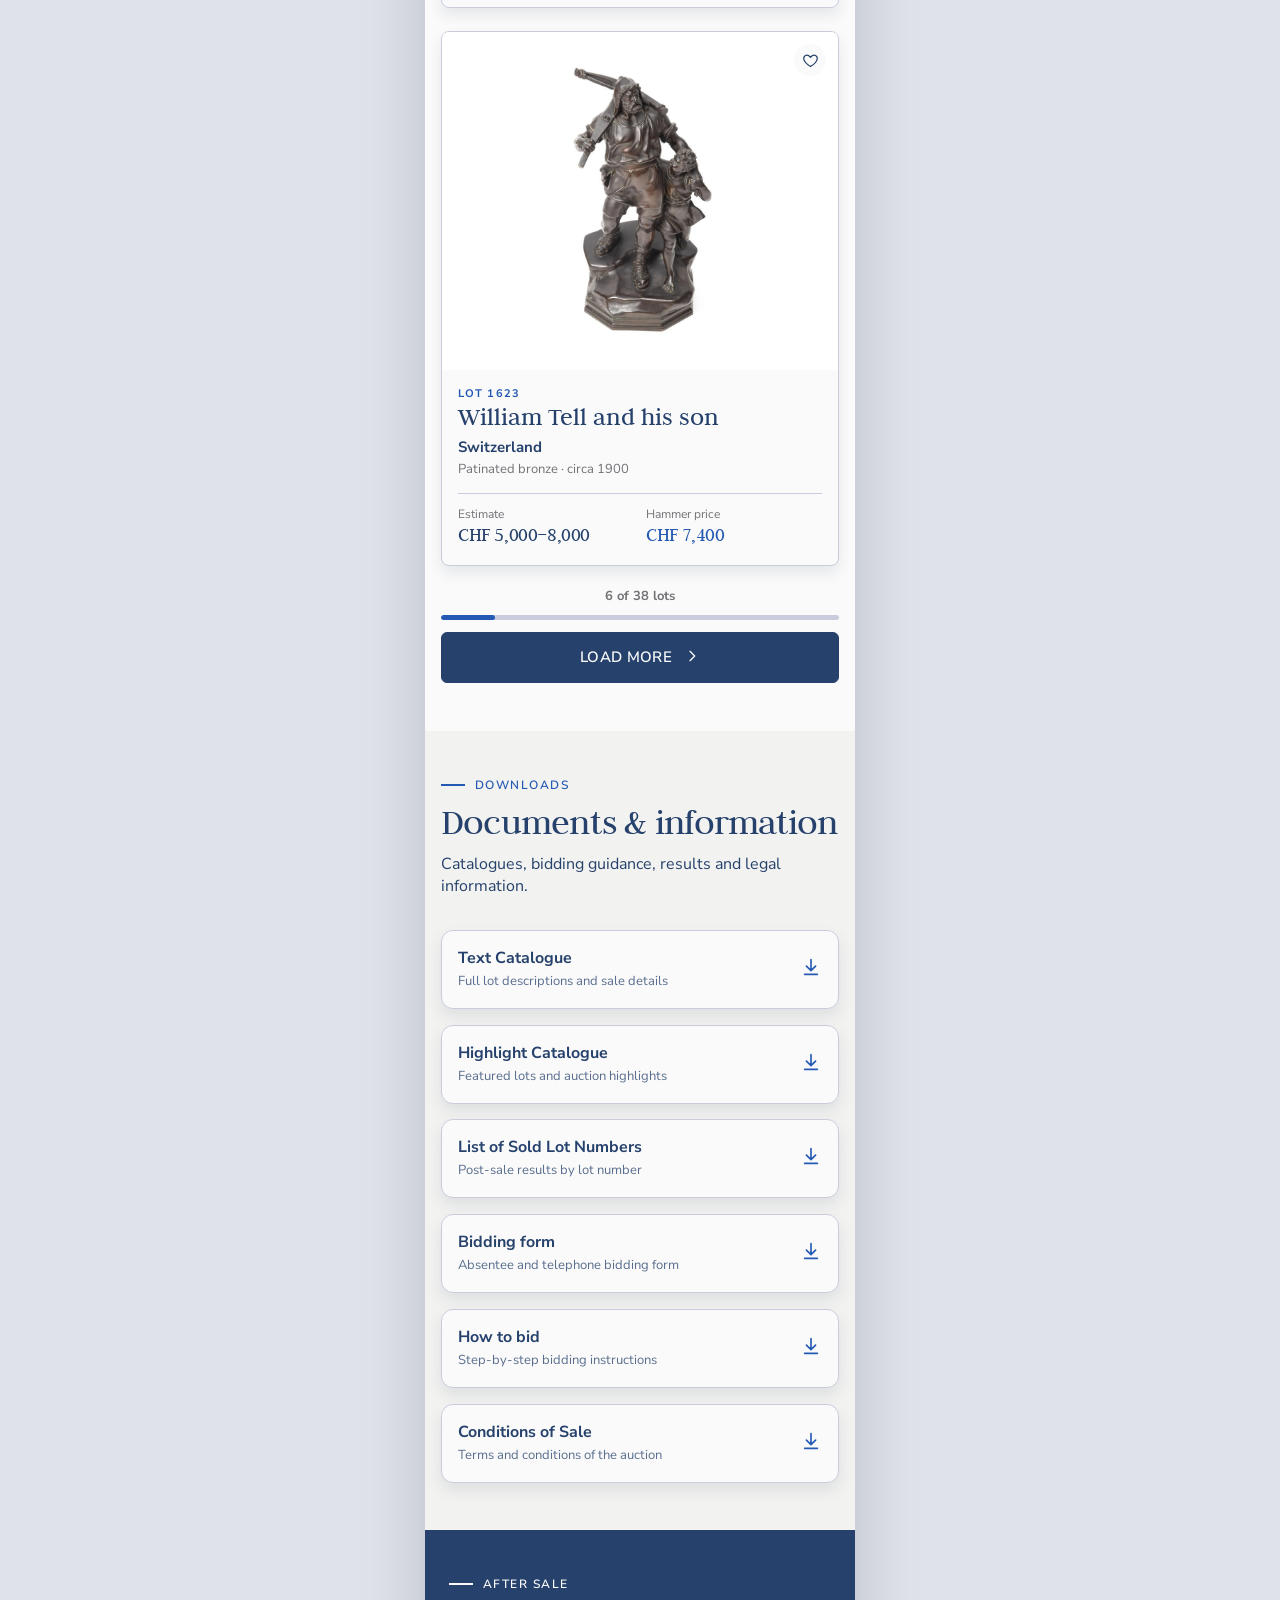
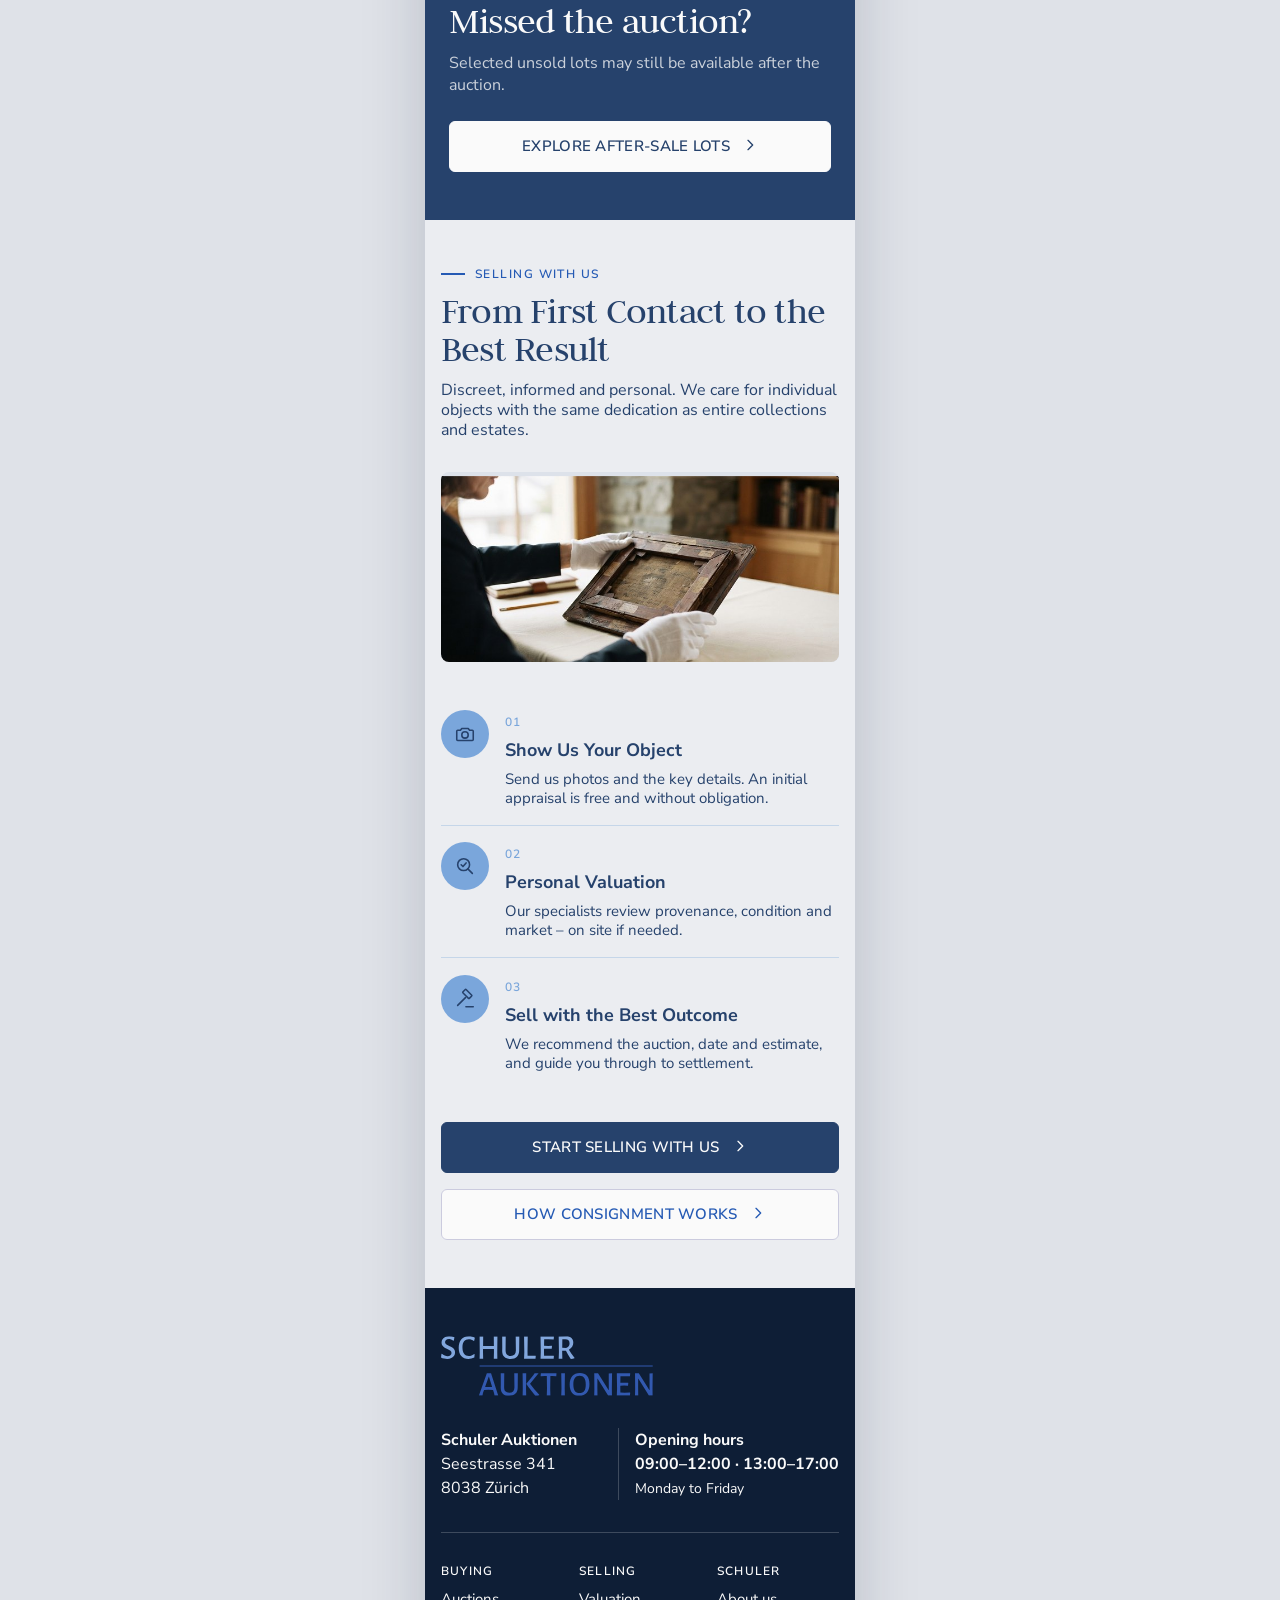
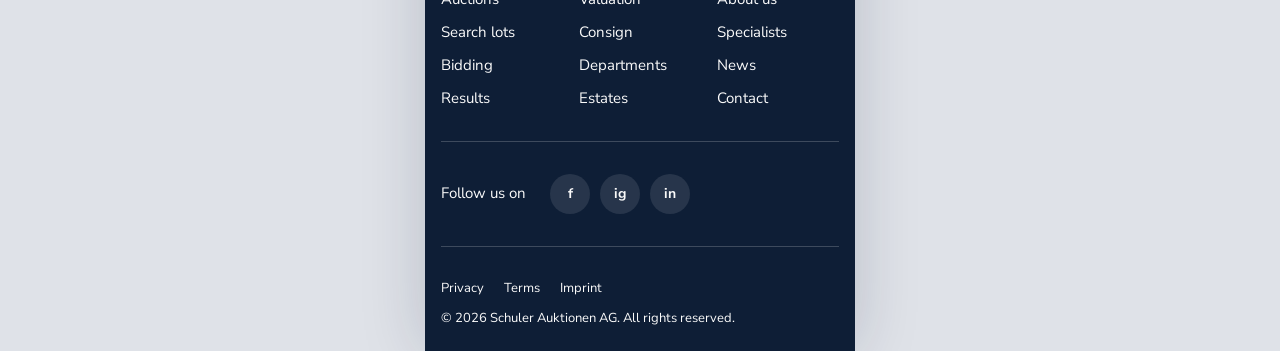
<file: category.html>
<!doctype html>
<html lang="en">
<head>
<meta charset="utf-8">
<meta name="viewport" content="width=device-width,initial-scale=1">
<title>Antique Weaponry | Schuler Auktionen</title>
<link rel="preconnect" href="https://fonts.googleapis.com">
<link rel="preconnect" href="https://fonts.gstatic.com" crossorigin>
<link href="https://fonts.googleapis.com/css2?family=Judson:wght@400;700&family=Nunito+Sans:wght@400;500;600;700&display=swap" rel="stylesheet">
<link rel="stylesheet" href="styles.css">
</head>
<body>
<div class="page">
  <div id="site-header"></div>

  <section style="padding:0 16px 20px;display:flex;flex-direction:column;gap:32px">
    <a class="back" href="auction.html" style="padding:20px 0 0"><span data-i="left"></span>Back</a>
    <div data-stagger style="display:flex;flex-direction:column;gap:4px">
      <h1 data-reveal>Antique Weaponry</h1>
      <p data-reveal style="font:600 16px/1.4 var(--sans);opacity:.6">September 2026 - A182</p>
    </div>
  </section>

  <!-- Eszköztár -->
  <section style="padding:16px;display:flex;flex-direction:column;gap:12px" data-reveal>
    <label class="search"><span data-i="search"></span><input type="search" placeholder="Search lots, artists, makers…" id="q"></label>
    <div class="controls"><b id="count">38 lots</b>
      <button class="ctl"><span data-i="sliders"></span>Filter<span class="cnt">3</span></button>
      <button class="ctl">Sort<span data-i="down"></span></button></div>
    <div class="controls" style="font:700 12px var(--sans);color:var(--stone)"><span style="flex:1">Show / filter items</span>
      <button class="ctl" id="unsold" aria-pressed="false" style="gap:8px;padding:0 12px"><i id="chk" style="width:20px;height:20px;border:1px solid var(--line);border-radius:4px;display:grid;place-items:center;background:var(--white);transition:background .3s,border-color .3s"></i>Unsold only</button></div>
  </section>

  <!-- TÉTELEK -->
  <section class="sec" style="padding-top:8px;gap:24px">
    <div class="lotlist cut" id="lotlist">
      <a class="lot" href="lot.html" data-reveal data-q="cinquedea italian short sword 1604"><div class="im"><img src="assets/w-cinquedea.jpg" alt="Cinquedea" loading="lazy"><button class="fav" data-fav="1604" aria-label="Save"><span data-i="heart"></span></button></div>
        <div class="d"><div><div class="ln">LOT 1604</div><h3>Short sword, Cinquedea</h3><b class="t">Italy</b><div class="m">Steel, horn and gilt silver · circa 1500</div></div><hr>
        <div class="res"><div><div class="lbl">Estimate</div><div class="val">CHF 14,000–20,000</div></div><div class="hammer"><div class="lbl">Hammer price</div><div class="val">CHF 18,000</div></div></div></div></a>
      <div class="lot" data-reveal data-q="german halberd axe spike 1605"><div class="im"><img src="assets/w-halberd.jpg" alt="Halberd" loading="lazy"><button class="fav" data-fav="1605" aria-label="Save"><span data-i="heart"></span></button></div>
        <div class="d"><div><div class="ln">LOT 1605</div><h3>Pierced axe-and-spike halberd</h3><b class="t">Germany</b><div class="m">Iron and walnut · 17th century</div></div><hr>
        <div class="res"><div><div class="lbl">Estimate</div><div class="val">CHF 6,000–9,000</div></div><div class="hammer"><div class="lbl">Hammer price</div><div class="val">CHF 8,500</div></div></div></div></div>
      <div class="lot" data-reveal data-q="wheel-lock pistol german firearm 1609"><div class="im"><img src="assets/w-pistol.jpg" alt="Wheel-lock" loading="lazy"><button class="fav" data-fav="1609" aria-label="Save"><span data-i="heart"></span></button></div>
        <div class="d"><div><div class="ln">LOT 1609</div><h3>Wheel-lock pistol</h3><b class="t">Germany</b><div class="m">Steel and ebonised wood · 17th century</div></div><hr>
        <div class="res"><div><div class="lbl">Estimate</div><div class="val">CHF 12,000–18,000</div></div><div class="hammer"><div class="lbl">Hammer price</div><div class="val">CHF 16,500</div></div></div></div></div>
      <div class="lot" data-reveal data-q="persian riveted chain-mail shirt 1612"><div class="im"><img src="assets/w-chainmail.jpg" alt="Chain mail" loading="lazy"><button class="fav" data-fav="1612" aria-label="Save"><span data-i="heart"></span></button></div>
        <div class="d"><div><div class="ln">LOT 1612</div><h3>Riveted chain-mail shirt</h3><b class="t">Persia</b><div class="m">Iron and brass · 18th century</div></div><hr>
        <div class="res"><div><div class="lbl">Estimate</div><div class="val">CHF 8,000–12,000</div></div><div class="hammer"><div class="lbl">Hammer price</div><div class="val">CHF 10,500</div></div></div></div></div>
      <div class="lot" data-reveal data-q="morion helmet spanish bronze lion 1618"><div class="im"><img src="assets/w-helmet.jpg" alt="Helmet" loading="lazy"><button class="fav" data-fav="1618" aria-label="Save"><span data-i="heart"></span></button></div>
        <div class="d"><div><div class="ln">LOT 1618</div><h3>Embossed morion helmet</h3><b class="t">Spain</b><div class="m">Bronze · 16th century style</div></div><hr>
        <div class="res"><div><div class="lbl">Estimate</div><div class="val">CHF 4,000–7,000</div></div><div class="hammer"><div class="lbl">Hammer price</div><div class="val">CHF 6,200</div></div></div></div></div>
      <div class="lot" data-reveal data-q="william tell bronze swiss sculpture 1623"><div class="im"><img src="assets/w-tell.jpg" alt="Bronze group" loading="lazy"><button class="fav" data-fav="1623" aria-label="Save"><span data-i="heart"></span></button></div>
        <div class="d"><div><div class="ln">LOT 1623</div><h3>William Tell and his son</h3><b class="t">Switzerland</b><div class="m">Patinated bronze · circa 1900</div></div><hr>
        <div class="res"><div><div class="lbl">Estimate</div><div class="val">CHF 5,000–8,000</div></div><div class="hammer"><div class="lbl">Hammer price</div><div class="val">CHF 7,400</div></div></div></div></div>
    </div>
    <div class="more" data-reveal><small>6 of 38 lots</small><div class="track"><i style="--w:54px"></i></div><a class="btn"><span>Load more</span><span data-i="right"></span></a></div>
  </section>


  <!-- DOCUMENTS -->
  <section class="sec ivory">
    <div class="head" data-stagger>
      <div class="eyebrow">Downloads</div>
      <h2 data-reveal>Documents &amp; information</h2>
      <p data-reveal style="line-height:1.4">Catalogues, bidding guidance, results and legal information.</p>
    </div>
    <div class="list16" data-stagger>
      <a class="dl" data-reveal><div><b>Text Catalogue</b><span>Full lot descriptions and sale details</span></div><span data-i="download"></span></a>
      <a class="dl" data-reveal><div><b>Highlight Catalogue</b><span>Featured lots and auction highlights</span></div><span data-i="download"></span></a>
      <a class="dl" data-reveal><div><b>List of Sold Lot Numbers</b><span>Post-sale results by lot number</span></div><span data-i="download"></span></a>
      <a class="dl" data-reveal><div><b>Bidding form</b><span>Absentee and telephone bidding form</span></div><span data-i="download"></span></a>
      <a class="dl" data-reveal><div><b>How to bid</b><span>Step-by-step bidding instructions</span></div><span data-i="download"></span></a>
      <a class="dl" data-reveal><div><b>Conditions of Sale</b><span>Terms and conditions of the auction</span></div><span data-i="download"></span></a>
    </div>
  </section>

  <!-- AFTER SALE -->
  <section class="sec navy on-dark" style="padding:48px 24px;gap:24px" data-stagger>
    <div class="head">
      <div class="eyebrow" style="color:var(--white)">After sale</div>
      <h2 data-reveal>Missed the auction?</h2>
      <p data-reveal style="line-height:1.4;opacity:.78">Selected unsold lots may still be available after the auction.</p>
    </div>
    <a class="btn white" href="auction.html#lots" data-reveal><span>Explore after-sale lots</span><span data-i="right"></span></a>
  </section>

  <!-- SELLING -->
  <section class="sec bg">
    <div class="head" data-stagger>
      <div class="eyebrow">Selling with us</div>
      <h2 data-reveal>From First Contact to the Best Result</h2>
      <p data-reveal style="line-height:1.25">Discreet, informed and personal. We care for individual objects with the same dedication as entire collections and estates.</p>
    </div>
    <div class="photo" data-reveal="clip"><img src="assets/selling.jpg" alt="Specialist examining the back of a framed painting" data-parallax="0.03" loading="lazy"></div>
    <div class="process" data-stagger>
      <div data-reveal><div class="ci"><svg viewBox="0 0 24 24" aria-hidden="true"><path d="M4 8h3l1.5-2h7L17 8h3a1 1 0 011 1v9a1 1 0 01-1 1H4a1 1 0 01-1-1V9a1 1 0 011-1z"/><circle cx="12" cy="13" r="3.5"/></svg></div><div><small>01</small><b>Show Us Your Object</b><p>Send us photos and the key details. An initial appraisal is free and without obligation.</p></div></div>
      <div data-reveal><div class="ci"><svg viewBox="0 0 24 24" aria-hidden="true"><circle cx="10.5" cy="10.5" r="6.5"/><path d="M20 20l-4.9-4.9M7.8 10.6l2 2 3.4-4"/></svg></div><div><small>02</small><b>Personal Valuation</b><p>Our specialists review provenance, condition and market – on site if needed.</p></div></div>
      <div data-reveal><div class="ci"><svg viewBox="0 0 24 24" aria-hidden="true"><rect x="9.5" y="4" width="10" height="5" rx="1" transform="rotate(45 14.5 6.5)"/><path d="M12.5 10.5L4 19M13 20.5h8"/></svg></div><div><small>03</small><b>Sell with the Best Outcome</b><p>We recommend the auction, date and estimate, and guide you through to settlement.</p></div></div>
    </div>
    <div class="list16" data-reveal>
      <a class="btn"><span>Start selling with us</span><span data-i="right"></span></a>
      <a class="btn outline-light" href="index.html#sell"><span>How consignment works</span><span data-i="right"></span></a>
    </div>
  </section>

  <div id="site-footer"></div>
</div>
<script src="app.js"></script>
<script>
  (function(){
    var q=document.getElementById('q'),c=document.getElementById('count'),list=document.querySelectorAll('#lotlist .lot');
    q.addEventListener('input',function(){var v=q.value.trim().toLowerCase(),n=0;
      list.forEach(function(l){var m=!v||l.getAttribute('data-q').indexOf(v)>-1;l.style.display=m?'':'none';if(m)n++;});
      c.textContent=v?n+' of 6 loaded lots':'38 lots';});
    var u=document.getElementById('unsold'),k=document.getElementById('chk');
    u.addEventListener('click',function(){var on=u.getAttribute('aria-pressed')!=='true';u.setAttribute('aria-pressed',on);
      k.style.background=on?'var(--blue)':'var(--white)';k.style.borderColor=on?'var(--blue)':'var(--line)';
      k.innerHTML=on?'<svg viewBox="0 0 24 24" width="14" height="14" fill="none" stroke="#fff" stroke-width="3" stroke-linecap="round" stroke-linejoin="round"><path d="M5 12l5 5 9-10"/></svg>':'';});
  })();
</script>
</body>
</html>
</file>
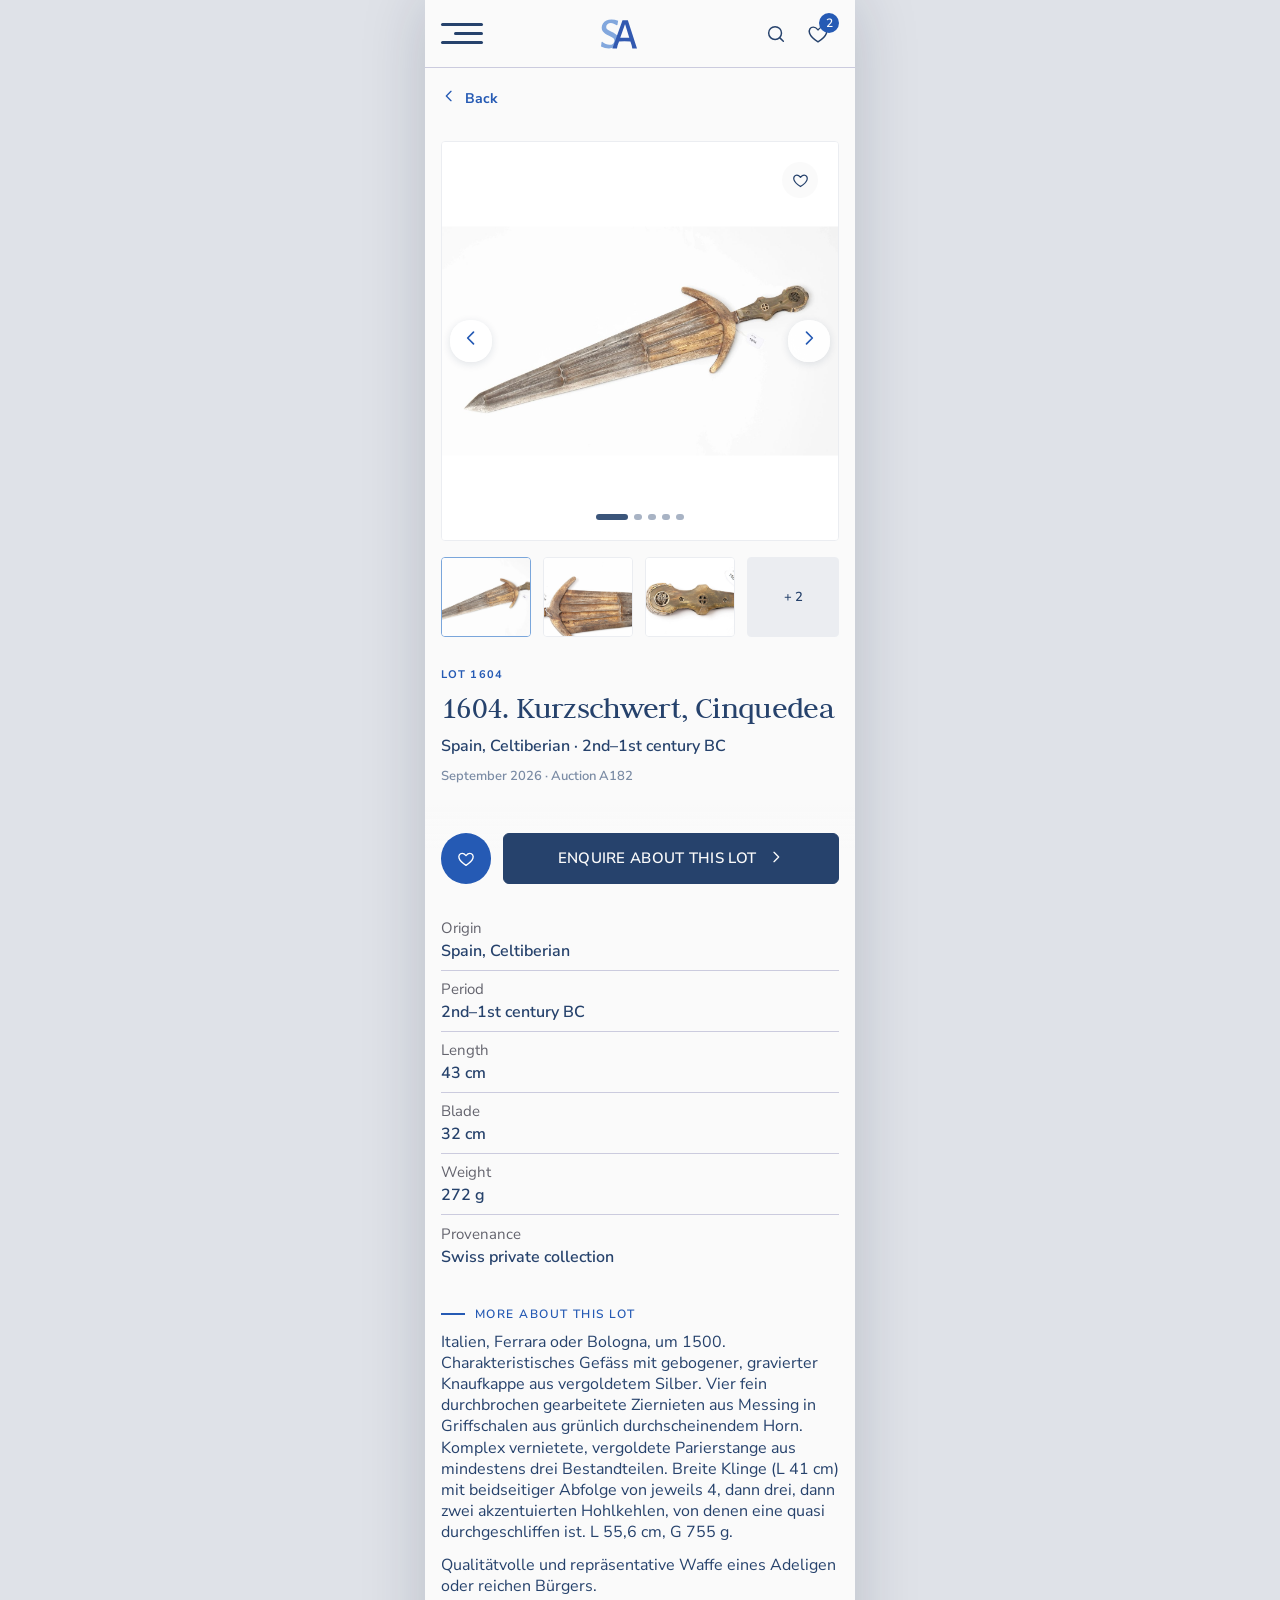
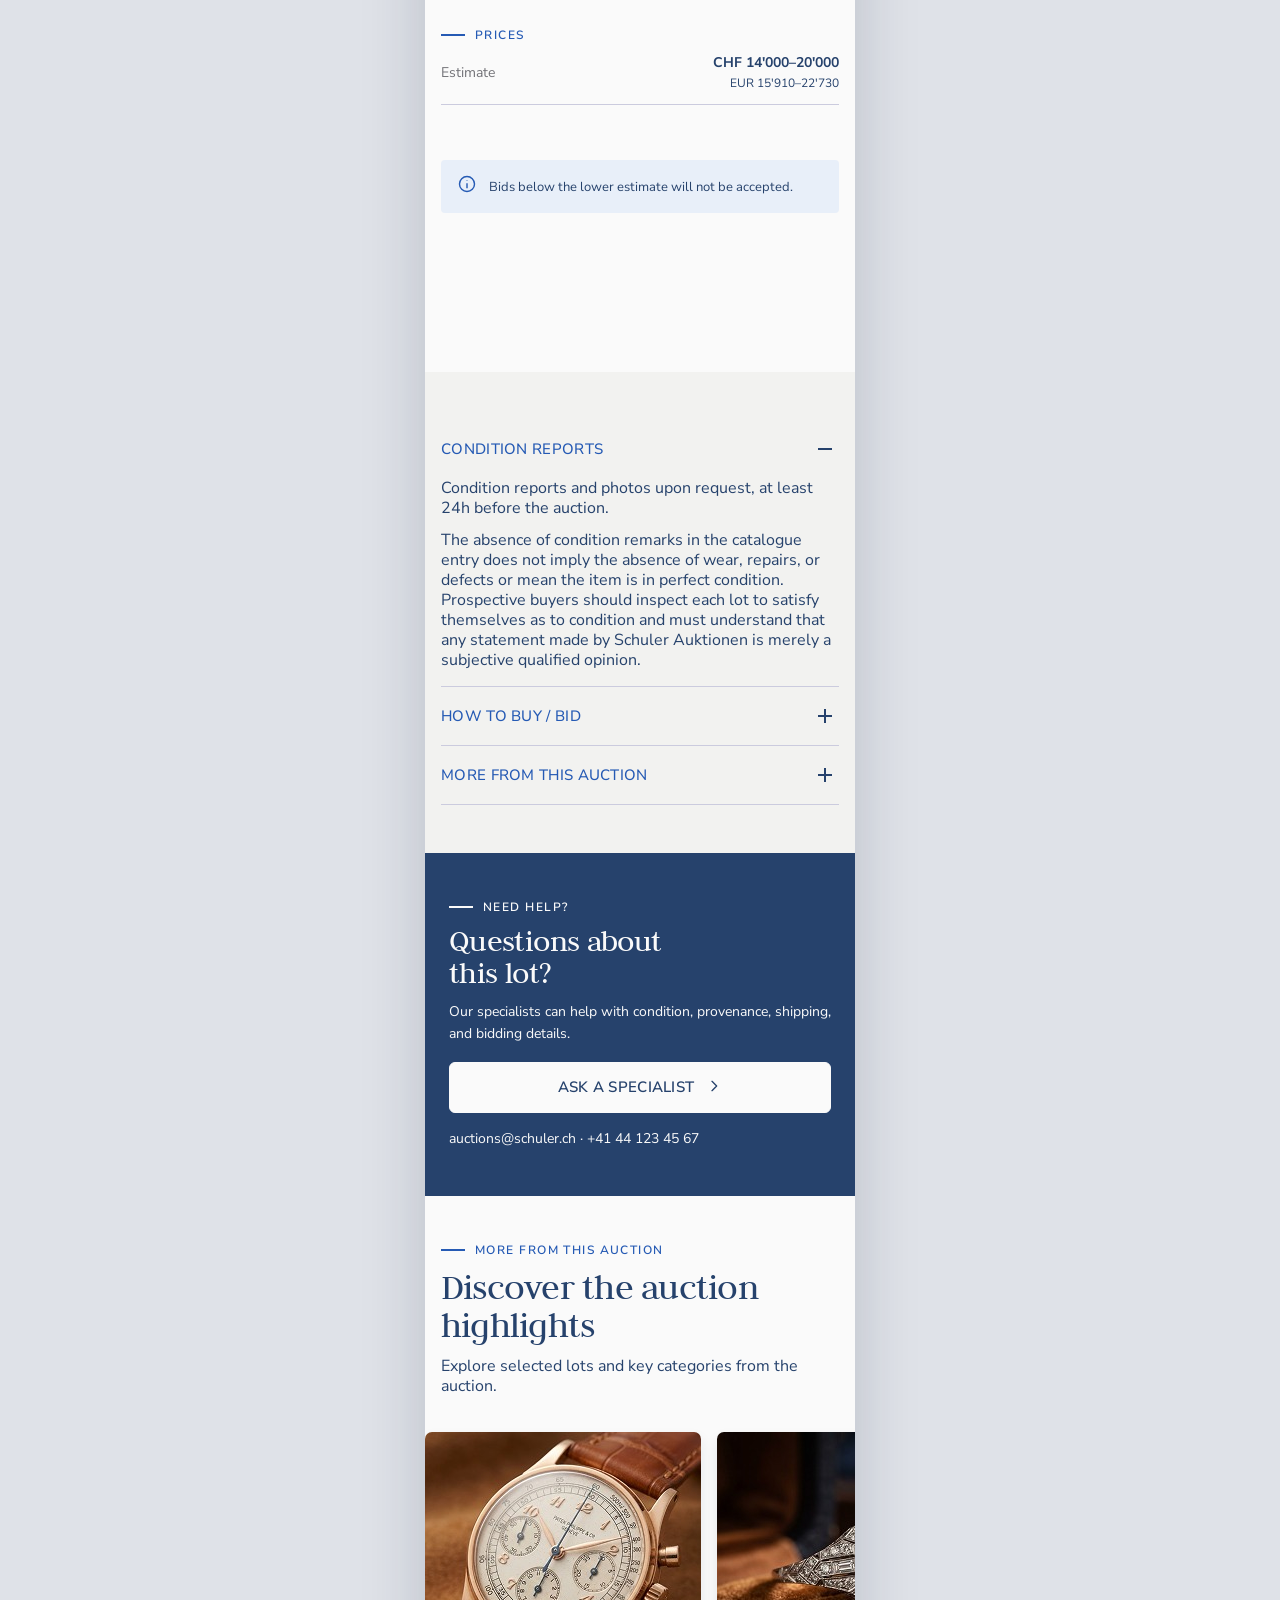
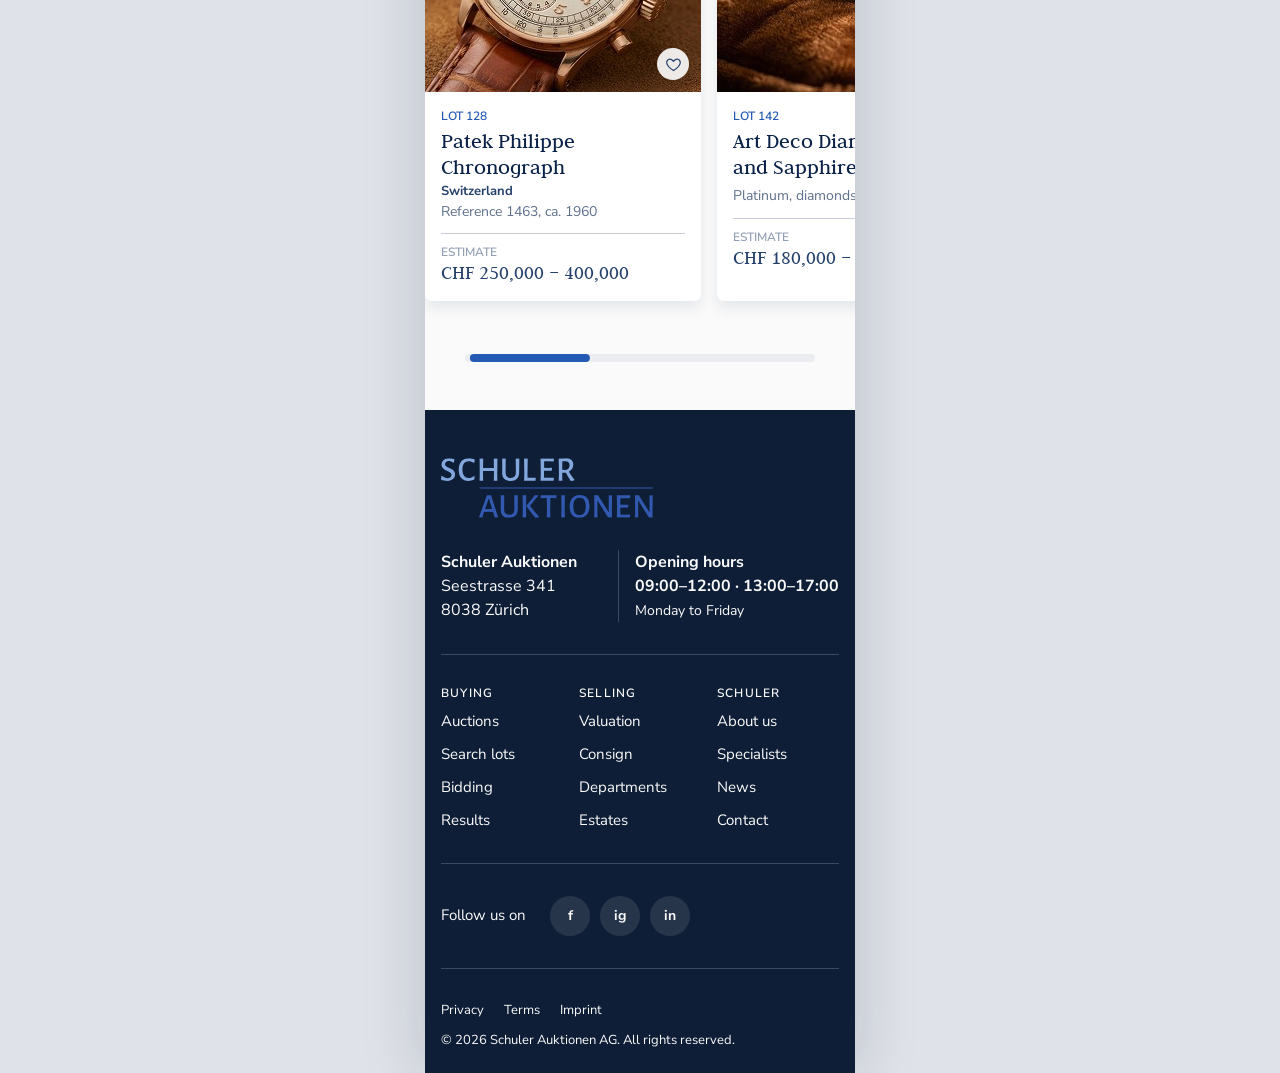
<file: lot.html>
<!doctype html>
<html lang="en">
<head>
<meta charset="utf-8">
<meta name="viewport" content="width=device-width,initial-scale=1">
<title>Lot 1604 – Kurzschwert, Cinquedea | Schuler Auktionen</title>
<link rel="preconnect" href="https://fonts.googleapis.com">
<link rel="preconnect" href="https://fonts.gstatic.com" crossorigin>
<link href="https://fonts.googleapis.com/css2?family=Judson:wght@400;700&family=Nunito+Sans:wght@400;500;600;700&display=swap" rel="stylesheet">
<link rel="stylesheet" href="styles.css">
<style>
  .gallery .slides img{object-fit:contain;background:#fff}
  .gallery .slider{background:#fff}
</style>
</head>
<body>
<div class="page">
  <div id="site-header"></div>

  <a class="back" href="category.html"><span data-i="left"></span>Back</a>

  <section class="pdp">
    <!-- GALÉRIA -->
    <div class="gallery" data-reveal="zoom">
      <div class="slider shade" id="gal" data-slider>
        <div class="slides">
        <div><img src="assets/g-1.jpg" alt="Cinquedea – full view"></div>
        <div><img src="assets/g-2.jpg" alt="Cinquedea – guard and blade root" loading="lazy"></div>
        <div><img src="assets/g-3.jpg" alt="Cinquedea – hilt" loading="lazy"></div>
        <div><img src="assets/g-4.jpg" alt="Cinquedea – blade" loading="lazy"></div>
        <div><img src="assets/g-5.jpg" alt="Cinquedea – blade tip" loading="lazy"></div>
      </div>
        <div class="arrows"><button class="arrow prev" aria-label="Previous"><span data-i="left"></span></button><button class="arrow next" aria-label="Next"><span data-i="right"></span></button></div>
        <div class="dots"></div>
        <button class="fav" data-fav="1604" aria-label="Save to favourites" style="top:20px;right:20px;width:36px;height:36px"><span data-i="heart"></span></button>
      </div>
      <div class="thumbs" data-thumbs="#gal">
        <button aria-label="Image 1"><img src="assets/g-1.jpg" alt=""></button>
        <button aria-label="Image 2"><img src="assets/g-2.jpg" alt=""></button>
        <button aria-label="Image 3"><img src="assets/g-3.jpg" alt=""></button>
        <button class="plus" aria-label="More images">+ 2</button>
      </div>
    </div>

    <!-- RÉSZLETEK -->
    <div class="pdetails" data-stagger>
      <div class="t">
        <p data-reveal class="ln" style="font:700 11px/1 var(--sans);letter-spacing:1.1px;text-transform:uppercase;color:var(--blue)">LOT 1604</p>
        <h1 data-reveal>1604. Kurzschwert, Cinquedea</h1>
        <p data-reveal>Spain, Celtiberian · 2nd–1st century BC</p>
        <p data-reveal>September 2026 · Auction A182</p>
      </div>
      <p data-reveal>A rare, almost completely preserved Celtiberian dagger dating from the 2nd–1st century BC.</p>
    </div>

    <div style="display:flex;flex-direction:column;gap:12px">
      <div class="eyebrow">Details</div>
      <div class="info" data-stagger>
        <div data-reveal><span>Origin</span><b>Spain, Celtiberian</b></div>
        <div data-reveal><span>Period</span><b>2nd–1st century BC</b></div>
        <div data-reveal><span>Length</span><b>43 cm</b></div>
        <div data-reveal><span>Blade</span><b>32 cm</b></div>
        <div data-reveal><span>Weight</span><b>272 g</b></div>
        <div data-reveal><span>Provenance</span><b>Swiss private collection</b></div>
      </div>
    </div>

    <div style="display:flex;flex-direction:column;gap:12px">
      <div class="eyebrow">More about this lot</div>
      <div class="prose" data-reveal>
        <p>Italien, Ferrara oder Bologna, um 1500. Charakteristisches Gefäss mit gebogener, gravierter Knaufkappe aus vergoldetem Silber. Vier fein durchbrochen gearbeitete Ziernieten aus Messing in Griffschalen aus grünlich durchscheinendem Horn. Komplex vernietete, vergoldete Parierstange aus mindestens drei Bestandteilen. Breite Klinge (L 41 cm) mit beidseitiger Abfolge von jeweils 4, dann drei, dann zwei akzentuierten Hohlkehlen, von denen eine quasi durchgeschliffen ist. L 55,6 cm, G 755 g.</p>
        <p>Qualitätvolle und repräsentative Waffe eines Adeligen oder reichen Bürgers.</p>
      </div>
    </div>

    <div style="display:flex;flex-direction:column;gap:12px" data-stagger>
      <div class="eyebrow">Prices</div>
      <div class="price" data-reveal><span>Estimate</span><div><b>CHF 14'000–20'000</b><small>EUR 15'910–22'730</small></div></div>
      <div class="rowline"></div>
      <div class="price big" data-reveal><span>Hammer price</span><b data-count="60000" data-prefix="CHF ">CHF 60'000</b></div>
      <div class="know" data-reveal><span data-i="info"></span><span>Bids below the lower estimate will not be accepted.</span></div>
    </div>
    <!-- Akciósáv: görgetéskor az oldal aljára tapad, az árak alatt a helyén marad -->
  <div class="sticky-act">
      <div class="in2">
        <button class="heart" data-fav="1604" aria-label="Save to favourites"><span data-i="heart"></span></button>
        <a class="btn" href="mailto:auctions@schuler.ch?subject=Enquiry%20Lot%201604" style="flex:1"><span>Enquire about this lot</span><span data-i="right"></span></a>
      </div>
    </div>
  </section>

  <!-- ACCORDION -->
  <section class="sec ivory" style="padding:48px 16px;gap:0">
    <div class="acc open" data-reveal>
      <button><span>Condition reports</span><span class="pm"></span></button>
      <div class="body"><div>
        <p>Condition reports and photos upon request, at least 24h before the auction.</p>
        <p>The absence of condition remarks in the catalogue entry does not imply the absence of wear, repairs, or defects or mean the item is in perfect condition. Prospective buyers should inspect each lot to satisfy themselves as to condition and must understand that any statement made by Schuler Auktionen is merely a subjective qualified opinion.</p>
      </div></div>
    </div>
    <div class="acc" data-reveal>
      <button><span>How to buy / bid</span><span class="pm"></span></button>
      <div class="body"><div><p>Find out how bidding and buying works at Schuler in our <a class="link" href="auction.html#bidding" style="display:inline">bidding &amp; buying information</a>.</p></div></div>
    </div>
    <div class="acc" data-reveal>
      <button><span>More from this auction</span><span class="pm"></span></button>
      <div class="body"><div><p>Browse the complete catalogue of <a class="link" href="auction.html#lots" style="display:inline">auction A182</a>.</p></div></div>
    </div>
  </section>

  <!-- QUESTIONS -->
  <section class="sec navy on-dark" style="padding:48px 24px;gap:16px" data-stagger>
    <div class="head">
      <div class="eyebrow" style="color:var(--white)">Need help?</div>
      <h2 data-reveal style="font-size:32px;letter-spacing:-.64px">Questions about<br>this lot?</h2>
      <p data-reveal style="font-size:14px;line-height:1.6">Our specialists can help with condition, provenance, shipping, and bidding details.</p>
    </div>
    <a class="btn white" href="mailto:auctions@schuler.ch?subject=Question%20about%20Lot%201604" data-reveal><span>Ask a specialist</span><span data-i="right"></span></a>
    <p data-reveal style="font-size:14px">auctions@schuler.ch · +41 44 123 45 67</p>
  </section>

  <!-- HIGHLIGHTS -->
  <section class="sec">
    <div class="head" data-stagger>
      <div class="eyebrow">More from this auction</div>
      <h2 data-reveal>Discover the auction highlights</h2>
      <p data-reveal style="line-height:1.25">Explore selected lots and key categories from the auction.</p>
    </div>
    <div class="rail" data-meter="#hl-meter" data-reveal="right">
      <div class="hl"><div class="im"><img src="assets/lot-watch.jpg" alt="Patek Philippe Chronograph" loading="lazy"></div>
        <button class="fav" data-fav="h128" aria-label="Save"><span data-i="heart"></span></button>
        <div class="d"><div><div class="num">Lot 128</div><h3>Patek Philippe<br>Chronograph</h3><div class="cty">Switzerland</div><div class="desc">Reference 1463, ca. 1960</div></div><hr>
        <div><div class="lbl">Estimate</div><div class="val">CHF 250,000 – 400,000</div></div></div></div>
      <div class="hl"><div class="im"><img src="assets/lot-ring.jpg" alt="Art Deco ring" loading="lazy"></div>
        <button class="fav" data-fav="h142" aria-label="Save"><span data-i="heart"></span></button>
        <div class="d"><div><div class="num">Lot 142</div><h3>Art Deco Diamond<br>and Sapphire Ring</h3><div class="desc">Platinum, diamonds, and sapphires, circa 1925</div></div><hr>
        <div><div class="lbl">Estimate</div><div class="val">CHF 180,000 – 280,000</div></div></div></div>
      <div class="hl"><div class="im"><img src="assets/lot-vase.jpg" alt="Qing Dynasty vase" loading="lazy"></div>
        <button class="fav" data-fav="h318" aria-label="Save"><span data-i="heart"></span></button>
        <div class="d"><div><div class="num">Lot 318</div><h3>Qing Dynasty Blue and White Porcelain Vase</h3><div class="cty">China</div><div class="desc">Porcelain, cobalt blue underglaze, Qianlong mark</div></div><hr>
        <div><div class="lbl">Estimate</div><div class="val">CHF 12,000 – 18,000</div></div></div></div>
      <div class="hl"><div class="im"><img src="assets/lot-commode.jpg" alt="Louis XVI commode" loading="lazy"></div>
        <button class="fav" data-fav="h142b" aria-label="Save"><span data-i="heart"></span></button>
        <div class="d"><div><div class="num">Lot 142</div><h3>Louis XVI Commode à Vantaux</h3><div class="cty">France</div><div class="desc">Mahogany, ormolu mounts, late 18th century</div></div><hr>
        <div><div class="lbl">Estimate</div><div class="val">CHF 8,000 – 12,000</div></div></div></div>
    </div>
    <div class="meter" id="hl-meter"><i></i></div>
  </section>

  <div id="site-footer"></div>
</div>
<script src="app.js"></script>
</body>
</html>
</file>
<file: styles.css>
/* Schuler Auktionen – közös stílusok (Figma: 393px mobil design, webre skálázva) */
:root{
  --white:#fafafa; --navy:#26426c; --blue:#255ab4; --line:#cbcbde; --ivory:#f2f2f0;
  --stone:#727277; --bg:#ebedf1; --light:#7aa6db; --ink:#0a2248; --deep:#0e1e36;
  --shadow:0 7px 14px rgba(16,40,73,.09);
  --serif:'Judson',Georgia,serif; --sans:'Nunito Sans',system-ui,sans-serif;
  --ease:cubic-bezier(.22,.8,.24,1);
}
*{box-sizing:border-box;margin:0;padding:0}
html{scroll-behavior:smooth;-webkit-text-size-adjust:100%}
body{font-family:var(--sans);background:#dfe2e8;color:var(--navy);line-height:1.4}
a{color:inherit;text-decoration:none}
button{font:inherit;color:inherit;background:none;border:0;cursor:pointer}
img{display:block;max-width:100%}

/* Mobil oszlop – asztali gépen középre igazítva */
.page{max-width:430px;margin:0 auto;background:var(--white);position:relative;box-shadow:0 0 60px rgba(14,30,54,.18);overflow-x:clip}
.progress{position:fixed;top:0;left:50%;transform:translateX(-50%);width:100%;max-width:430px;height:3px;z-index:60;pointer-events:none}
.progress i{display:block;height:100%;width:100%;background:var(--blue);transform-origin:0 50%;transform:scaleX(0)}

/* Fejléc */
.top{position:sticky;top:env(safe-area-inset-top,0px);z-index:50;background:var(--white);height:68px;border-bottom:1px solid var(--line);display:flex;align-items:center;justify-content:space-between;padding:0 16px;transition:box-shadow .3s,height .3s var(--ease)}
.top.scrolled{box-shadow:0 6px 18px rgba(16,40,73,.12);height:60px}
.burger{width:42px;height:42px;display:flex;flex-direction:column;gap:6px;justify-content:center;align-items:flex-end}
.burger i{display:block;height:3px;width:100%;border-radius:2px;background:var(--navy);transition:transform .35s var(--ease),opacity .2s,width .3s}
.burger i:nth-child(2){width:70%}
.burger:hover i:nth-child(2){width:100%}
.menu-open .burger i:nth-child(1){transform:translateY(9px) rotate(45deg)}
.menu-open .burger i:nth-child(2){opacity:0}
.menu-open .burger i:nth-child(3){transform:translateY(-9px) rotate(-45deg)}
.logo{flex:1;display:flex;justify-content:center}
.logo img{height:40px;width:40px;transition:transform .4s var(--ease)}
.top.scrolled .logo img{transform:scale(.9)}
.icons{display:flex;width:84px;justify-content:flex-end}
.icbtn{position:relative;width:42px;height:42px;display:grid;place-items:center;color:var(--navy);border-radius:4px}
.icbtn svg{width:22px;height:22px;fill:none;stroke:currentColor;stroke-width:1.6;stroke-linecap:round;stroke-linejoin:round}
.badge{position:absolute;top:0;right:0;min-width:20px;height:20px;border-radius:100px;background:var(--blue);color:var(--white);font:600 12px/20px var(--sans);text-align:center;transition:transform .35s var(--ease)}
.badge.bump{transform:scale(1.35)}

/* Tipó */
.serif{font-family:var(--serif);font-weight:400}
h1,h2,h3{font-family:var(--serif);font-weight:400;color:var(--navy)}
h1{font-size:42px;line-height:1;letter-spacing:-.84px}
h2{font-size:38px;line-height:1;letter-spacing:-.76px}
.eyebrow{display:flex;align-items:center;gap:10px;color:var(--blue);font:600 12px/1 var(--sans);letter-spacing:1.44px;text-transform:uppercase}
.eyebrow::before{content:"";width:24px;height:2px;background:currentColor;transform-origin:0 50%;transition:transform .8s var(--ease) .15s;transform:scaleX(0)}
.in .eyebrow::before,.eyebrow.in::before{transform:scaleX(1)}
.on-dark .eyebrow{color:var(--light)}
.sec{padding:48px 16px;display:flex;flex-direction:column;gap:32px;position:relative}
.sec.bg{background:var(--bg)} .sec.ivory{background:var(--ivory)} .sec.navy{background:var(--navy);color:var(--white)}
.sec.navy h1,.sec.navy h2,.sec.navy h3{color:var(--white)}
.head{display:flex;flex-direction:column;gap:12px}
.head p{font-size:16px;line-height:1.3}
.tag{align-self:flex-start;background:var(--navy);color:var(--white);font:600 10px/1 var(--sans);letter-spacing:.2px;text-transform:uppercase;padding:6px 12px;border-radius:34px}
.tag.light{background:var(--light)}

/* Gombok */
.btn{display:flex;align-items:center;justify-content:center;gap:12px;width:100%;min-height:48px;padding:15px 16px;border-radius:6px;font:600 15px/1 var(--sans);letter-spacing:.3px;text-transform:uppercase;background:var(--navy);color:var(--white);border:1px solid var(--navy);position:relative;overflow:hidden;transition:background .3s,color .3s,transform .3s var(--ease)}
.btn svg{width:16px;height:16px;fill:none;stroke:currentColor;stroke-width:2;stroke-linecap:round;stroke-linejoin:round;transition:transform .3s var(--ease)}
.btn:hover svg{transform:translateX(4px)}
.btn:active{transform:scale(.98)}
.btn.outline{background:transparent;color:var(--navy)}
.btn.outline:hover{background:var(--navy);color:var(--white)}
.btn.white{background:var(--white);color:var(--navy);border-color:var(--white)}
.btn.outline-light{background:var(--white);color:var(--blue);border-color:var(--line)}
.link{display:inline-flex;align-items:center;gap:8px;font:700 16px/1.3 var(--sans);letter-spacing:-.32px;color:var(--blue)}
.link svg{width:16px;height:16px;fill:none;stroke:currentColor;stroke-width:2;stroke-linecap:round;stroke-linejoin:round;transition:transform .3s var(--ease)}
.link:hover svg{transform:translateX(5px)}
.navy .link{color:var(--light)}

/* Hero / carousel */
.hero{padding:16px 16px 48px;display:flex;flex-direction:column;gap:16px}
.hero .slider{height:auto;aspect-ratio:361/400}
.slider{position:relative;height:400px;border-radius:4px;overflow:hidden;background:var(--bg)}
.slides{display:flex;height:100%;transition:transform .7s var(--ease);will-change:transform}
.slides>*{flex:0 0 100%;position:relative;overflow:hidden}
.slides img{width:100%;height:100%;object-fit:cover;transition:transform 6s linear}
.slides>.cur img{transform:scale(1.06)}
.slides>*::after,.shade::after{content:"";position:absolute;inset:0;background:linear-gradient(to bottom,transparent 71.75%,rgba(0,0,0,.6))}
.arrows{position:absolute;inset:0;display:flex;align-items:center;justify-content:space-between;padding:0 8px;pointer-events:none}
.arrow{pointer-events:auto;width:42px;height:42px;border-radius:20px;background:rgba(255,255,255,.6);backdrop-filter:blur(10px);display:grid;place-items:center;color:var(--blue);transition:transform .3s var(--ease),background .3s}
.arrow:hover{background:rgba(255,255,255,.9);transform:scale(1.08)}
.arrow svg{width:20px;height:20px;fill:none;stroke:currentColor;stroke-width:2;stroke-linecap:round;stroke-linejoin:round}
.dots{position:absolute;left:0;right:0;bottom:20px;display:flex;justify-content:center;gap:6px}
.dots i{height:6px;width:8px;border-radius:10px;background:var(--white);opacity:.4;transition:width .45s var(--ease),opacity .3s;cursor:pointer}
.dots i.on{width:32px;opacity:1}
.hero .content{display:flex;flex-direction:column;gap:20px}
.hero .title{display:flex;flex-direction:column;gap:4px}
.facts{display:flex;flex-wrap:wrap;gap:8px 12px;align-items:center;color:var(--blue);font-size:16px;letter-spacing:-.16px}
.facts b{font-weight:600}
.facts .sep{width:6px;height:6px;border-radius:50%;background:var(--blue)}
.facts .i{display:flex;align-items:center;gap:6px}
.facts svg{width:21px;height:21px;fill:none;stroke:var(--blue);stroke-width:1.4;stroke-linecap:round;stroke-linejoin:round}
.actions{display:flex;flex-direction:column;gap:16px}

/* Kártyák */
.card{background:var(--white);border:1px solid var(--bg);border-radius:8px;box-shadow:var(--shadow);padding:32px 24px;display:flex;flex-direction:column;gap:16px}
.card.navy{background:var(--navy);border-color:var(--navy);color:var(--white)}
.card .big{font:400 54px/1 var(--serif);letter-spacing:-.54px}
.card .sub{font:400 24px/1 var(--serif);letter-spacing:-.24px;margin-top:4px}
.card p{font-size:16px;line-height:1.32}
.card.navy p{opacity:.7}
.card .links{display:flex;flex-direction:column;gap:16px}

/* Highlight carousel */
.rail{display:flex;gap:16px;overflow-x:auto;scroll-snap-type:x mandatory;margin:0 -16px;padding:4px 16px 20px;scrollbar-width:none;-webkit-overflow-scrolling:touch}
.rail::-webkit-scrollbar{display:none}
.rail>*{scroll-snap-align:start}
.hl{flex:0 0 276px;background:#fff;border-radius:7px;box-shadow:var(--shadow);overflow:hidden;position:relative;transition:transform .5s var(--ease),box-shadow .5s}
a.hl:hover{transform:translateY(-6px);box-shadow:0 16px 28px rgba(16,40,73,.16)}
.hl .im{height:260px;overflow:hidden;position:relative}
.hl .im img{width:100%;height:100%;object-fit:cover;transition:transform 1s var(--ease)}
a.hl:hover .im img{transform:scale(1.07)}
.hl .d{padding:18px 16px;display:flex;flex-direction:column;gap:12px}
.hl .num{font:600 12px/1 var(--sans);text-transform:uppercase;color:var(--blue)}
.hl h3{font-size:22px;line-height:1.2;color:var(--ink);height:52px;overflow:hidden;margin-top:6px}
.hl .cty{font:700 13px/1.2 var(--sans);color:var(--navy);margin-top:4px}
.hl .cty+.desc{margin-top:2px}
.hl .desc{font-size:14px;color:#5f718d;white-space:nowrap;overflow:hidden;text-overflow:ellipsis;margin-top:6px}
.hl hr,.lot hr{border:0;border-top:1px solid var(--line);margin:0}
.lbl{font:600 12px/1 var(--sans);text-transform:uppercase;opacity:.5}
.val{font:400 20px/1.05 var(--serif);margin-top:4px}
.hammer .lbl{opacity:1;color:var(--stone);text-transform:none;font-weight:400}
.hammer .val{color:var(--blue);letter-spacing:-.4px}
.fav{position:absolute;right:12px;top:12px;width:32px;height:32px;border-radius:50%;background:rgba(250,250,250,.92);display:grid;place-items:center;color:var(--navy);transition:transform .35s var(--ease),background .3s,color .3s;z-index:2}
.fav>span,.sticky-act .heart>span{display:flex;align-items:center;justify-content:center}
.fav svg{display:block;width:17px;height:17px;fill:none;stroke:currentColor;stroke-width:1.8;stroke-linejoin:round;transition:fill .3s}
.fav:hover{transform:scale(1.12)}
.fav.on{background:var(--blue);color:#fff}.fav.on svg{fill:currentColor}
.fav.pop{animation:pop .5s var(--ease)}
@keyframes pop{40%{transform:scale(1.4)}100%{transform:scale(1)}}
.meter{margin:0 24px;height:8px;border-radius:20px;background:var(--bg);overflow:hidden}
.meter i{display:block;height:100%;width:120px;border-radius:10px;background:var(--blue);transform:translateX(0)}

/* Timeline / countdown */
.timeline{background:var(--navy);border-radius:8px;padding:16px;display:flex;flex-direction:column;gap:16px;color:var(--white)}
.timeline .row{display:flex;gap:12px;align-items:flex-start}
.timeline .row img{width:42px;height:42px}
.timeline h3{font-size:32px;line-height:1.1;letter-spacing:-.64px;color:var(--white)}
.timeline .when{font:600 16px/1.3 var(--sans);color:var(--light);margin-top:8px}
.divider{height:1px;background:rgba(250,250,250,.2)}
.small-caps{font:600 12px/1 var(--sans);letter-spacing:1.44px;text-transform:uppercase}
.count{display:flex;align-items:stretch;gap:24px}
.count>div{text-align:center;padding:8px 0}
.count b{display:block;font:700 64px/1 var(--serif)}
.count span{font:600 15px/1.4 var(--sans);letter-spacing:.3px;text-transform:uppercase}
.count .vl{width:1px;background:rgba(250,250,250,.2);padding:0}
.steps{display:flex;flex-direction:column}
.step{display:flex;gap:8px;position:relative}
.step .ic{display:flex;flex-direction:column;align-items:center}
.step .dot{width:22px;height:22px;border-radius:50%;border:2px solid var(--light);background:var(--navy);flex:none;transition:background .4s,transform .4s var(--ease)}
.step.in .dot{background:var(--light);transform:scale(1.1)}
.step .vl2{flex:1;width:1px;background:var(--line);transform-origin:0 0;transform:scaleY(0);transition:transform .9s var(--ease) .2s}
.step.in .vl2{transform:scaleY(1)}
.step .c{padding-bottom:16px}
.step .c b{font:700 18px/1.4 var(--sans);display:block}
.step .c span{font-size:15px;opacity:.6;line-height:1.32}

/* Department grid */
.grid2{display:grid;grid-template-columns:1fr 1fr;gap:16px}
.cat{display:flex;flex-direction:column;gap:12px}
.cat .im{height:92px;border-radius:8px;overflow:hidden}
.cat .im img{width:100%;height:100%;object-fit:cover;transition:transform .8s var(--ease)}
a.cat:hover .im img{transform:scale(1.1)}
.cat .nm{display:flex;align-items:center;justify-content:space-between;gap:6px;font:400 22px/1 var(--serif);text-align:left}
.cat .nm svg{width:16px;height:16px;flex:none;fill:none;stroke:currentColor;stroke-width:2;stroke-linecap:round;stroke-linejoin:round;transition:transform .3s var(--ease)}
a.cat:hover .nm svg{transform:translateX(4px)}
.photo{height:190px;border-radius:8px;overflow:hidden;position:relative}
.photo img{position:absolute;inset:-6% 0;width:100%;height:112%;object-fit:cover}

/* Statisztikák */
.stats{display:grid;grid-template-columns:1fr 1fr;font-weight:600}
.stats>div{padding:16px;min-height:120px;display:flex;flex-direction:column;gap:6px}
.stats>div:nth-child(1){border-right:1px solid var(--line);border-bottom:1px solid var(--line)}
.stats>div:nth-child(2){border-bottom:1px solid var(--line)}
.stats>div:nth-child(3){border-right:1px solid var(--line)}
.stats b{font-size:32px;line-height:1;letter-spacing:-.32px;color:var(--blue)}
.stats span{font-size:15px;letter-spacing:-.15px}
.stats small{display:block;font-size:12px;margin-top:2px}
.about img{border-radius:4px;width:100%;aspect-ratio:541/348;object-fit:cover}

/* Űrlap */
.input{display:flex;align-items:center;gap:12px;background:var(--white);border:1px solid var(--line);border-radius:6px;padding:16px;color:var(--stone);font-size:16px}
.input svg{width:20px;height:20px;fill:none;stroke:var(--blue);stroke-width:1.5;stroke-linecap:round;stroke-linejoin:round;flex:none}
.input input{flex:1;border:0;outline:0;background:none;font:inherit;color:var(--navy)}
.input:focus-within{border-color:var(--blue);box-shadow:0 0 0 3px rgba(37,90,180,.15)}
.note{font-size:13px;line-height:1.35;opacity:.7}
.contact{background:var(--white);border-radius:8px;box-shadow:var(--shadow);padding:24px 20px;display:flex;flex-direction:column;gap:16px}
.contact h3{font-size:26px;line-height:1.05;letter-spacing:-.26px}
.contact .l{display:flex;align-items:center;gap:12px}
.contact svg{width:18px;height:18px;fill:none;stroke:currentColor;stroke-width:1.8;stroke-linecap:round;stroke-linejoin:round}
.contact .tel{font:600 22px/1 var(--sans)} .contact .mail{font:600 16px/1 var(--sans);color:var(--blue)}

/* Lábléc */
.footer{background:var(--deep);color:var(--white);padding:48px 16px 24px;display:flex;flex-direction:column;gap:32px}
.footer .flogo{height:60px;width:212px}
.footer .cols{display:flex;gap:16px;align-items:center}
.footer .cols>div:first-child{flex:1;font-size:16px;line-height:1.5}
.footer .vsep{width:1px;align-self:stretch;background:rgba(250,250,250,.2)}
.footer hr{border:0;border-top:1px solid rgba(250,250,250,.2)}
.footer .nav{display:flex;gap:16px}
.footer .nav>div{flex:1;display:flex;flex-direction:column;gap:12px;font-size:15px}
.footer .nav b{font:600 12px/1 var(--sans);letter-spacing:1.2px;text-transform:uppercase}
.footer .nav a{transition:color .25s,transform .25s}
.footer .nav a:hover{color:var(--light);transform:translateX(3px)}
.social{display:flex;gap:10px;align-items:center}
.social span{margin-right:14px;font-size:15px}
.social a{width:40px;height:40px;border-radius:20px;background:rgba(250,250,250,.1);display:grid;place-items:center;font:700 14px var(--sans);transition:background .3s,transform .3s var(--ease)}
.social a:hover{background:var(--blue);transform:translateY(-3px)}
.legal{font-size:13px;display:flex;flex-direction:column;gap:12px}
.legal .l{display:flex;gap:20px}

/* Aukció oldal */
.sub-hero{padding:16px 16px 48px}
.tabs{position:sticky;top:calc(60px + env(safe-area-inset-top,0px));z-index:40;background:var(--ivory);border-top:1px solid var(--line);border-bottom:1px solid var(--line);height:58px;display:flex;gap:12px;padding:0 16px;overflow-x:auto;scrollbar-width:none}
.tabs::-webkit-scrollbar{display:none}
.tabs a{flex:1;min-width:max-content;display:grid;place-items:center;font:500 14px/1 var(--sans);color:var(--navy);border-bottom:2px solid transparent;transition:color .3s}
.tabs a.on{color:var(--blue);font-weight:700}
.tabs .bar{position:absolute;left:0;bottom:-1px;height:2px;background:var(--blue);width:0;transition:transform .45s var(--ease),width .45s var(--ease)}
.deflist>div{display:flex;gap:16px;padding:12px 0;border-bottom:1px solid var(--line)}
.deflist span{width:112px;flex:none;font-size:13px;color:var(--stone)}
.deflist b{flex:1;font-size:14px;font-weight:700}
.dept-contact{background:var(--white);border-radius:8px;box-shadow:var(--shadow);padding:16px;display:flex;flex-direction:column;gap:5px}
.dept-contact small{font:400 12px/1 var(--sans);letter-spacing:.96px;text-transform:uppercase;color:var(--blue)}
.dept-contact b{font-size:14px}
.search{display:flex;align-items:center;gap:10px;min-height:54px;padding:15px 16px;background:var(--white);border:1px solid var(--line);border-radius:6px;color:var(--stone);font-size:15px}
.search svg,.ctl svg{width:19px;height:19px;fill:none;stroke:var(--stone);stroke-width:1.6;stroke-linecap:round;stroke-linejoin:round}
.search input{flex:1;border:0;outline:0;background:none;font:inherit;color:var(--navy)}
.search:focus-within{border-color:var(--blue)}
.controls{display:flex;align-items:center;gap:8px}
.controls b{flex:1;font-size:14px}
.ctl{display:flex;align-items:center;gap:7px;min-height:44px;padding:0 13px;border:1px solid var(--line);border-radius:6px;font:700 13px/1 var(--sans);color:var(--navy);transition:border-color .3s,background .3s}
.ctl svg{width:16px;height:16px;stroke:var(--navy)}
.ctl:hover{border-color:var(--blue)}
.ctl .cnt{width:22px;height:22px;border-radius:40px;background:var(--blue);color:#fff;display:grid;place-items:center;font-size:11px}
.lotlist{display:flex;flex-direction:column;gap:24px}
.lot{background:var(--white);border:1px solid var(--line);border-radius:8px;box-shadow:var(--shadow);overflow:hidden;display:block;position:relative}
.lot .im{height:338px;position:relative;overflow:hidden;background:#fdfdfd}
.lot .im img{width:100%;height:100%;object-fit:cover;transition:transform 1.1s var(--ease)}
a.lot:hover .im img{transform:scale(1.05)}
.lot .d{padding:18px 16px 20px;display:flex;flex-direction:column;gap:14px}
.lot .ln{font:700 11px/1 var(--sans);letter-spacing:1.1px;text-transform:uppercase;color:var(--blue)}
.lot h3{font-size:26px;line-height:1.05;margin-top:4px}
.lot .t{font:700 15px/1.25 var(--sans);color:var(--navy);margin-top:8px;display:block}
.lot .m{font-size:13px;line-height:1.35;color:var(--stone);margin-top:4px}
.lot .res{display:flex;gap:12px}.lot .res>div{flex:1}
.lot .res .lbl{opacity:1;color:var(--stone);text-transform:none;font:400 12px/1 var(--sans)}
.lot .res .val{letter-spacing:-.4px}
.lot .res .hammer .val{color:var(--blue)}
.more{display:flex;flex-direction:column;gap:12px;align-items:center}
.more small{font:700 13px/1 var(--sans);color:var(--stone)}
.track{width:100%;height:5px;background:var(--line);border-radius:40px;overflow:hidden}
.track i{display:block;height:100%;width:var(--w,54px);background:var(--blue);border-radius:40px;transform-origin:0 50%;transform:scaleX(0);transition:transform 1.2s var(--ease)}
.in .track i{transform:scaleX(1)}
.deptrow{display:flex;align-items:center;gap:16px;padding:6px 0}
.deptrow .im{width:84px;height:64px;border-radius:4px;overflow:hidden;background:#d9d9d9;flex:none}
.deptrow img{width:100%;height:100%;object-fit:cover}
.deptrow .n{flex:1;font:400 23px/1 var(--serif);letter-spacing:-.23px}
.deptrow svg{width:16px;height:16px;fill:none;stroke:var(--navy);stroke-width:2;stroke-linecap:round;stroke-linejoin:round;transition:transform .3s var(--ease)}
a.deptrow:hover svg{transform:translateX(5px)}
a.deptrow:hover .im img{transform:scale(1.1)}
.deptrow .im img{transition:transform .6s var(--ease)}
.rowline{height:1px;background:var(--line)}
.dl{display:flex;align-items:center;gap:12px;background:var(--white);border:1px solid var(--line);border-radius:12px;padding:16px;filter:drop-shadow(0 7px 7px rgba(16,40,73,.09));transition:transform .4s var(--ease)}
.dl:hover{transform:translateY(-3px)}
.dl>div{flex:1}.dl b{display:block;font-size:16px}.dl span{font-size:13px;line-height:1.4;color:rgba(38,66,108,.76)}
.dl svg{width:22px;height:22px;fill:none;stroke:var(--blue);stroke-width:1.8;stroke-linecap:round;stroke-linejoin:round}
.list16{display:flex;flex-direction:column;gap:16px}
.process>div{display:flex;gap:16px;padding:16px 0;border-bottom:1px solid rgba(122,166,219,.33)}
.process>div:last-child{border:0}
.process .ci{width:48px;height:48px;border-radius:50%;background:var(--light);display:grid;place-items:center;flex:none;transition:transform .5s var(--ease)}
.process>div:hover .ci{transform:rotate(-12deg) scale(1.08)}
.process .ci svg{display:block;width:22px;height:22px;fill:none;stroke:var(--navy);stroke-width:1.7;stroke-linecap:round;stroke-linejoin:round}
.process small{font:600 12px/1 var(--sans);letter-spacing:1.2px;color:var(--light)}
.process b{display:block;font-size:18px;margin:6px 0}
.process p{font-size:15px;line-height:1.32}

/* Termékoldal */
.back{display:flex;align-items:center;gap:8px;padding:20px 16px;font:700 14px var(--sans);color:var(--blue)}
.back svg{width:16px;height:16px;fill:none;stroke:currentColor;stroke-width:2;stroke-linecap:round;stroke-linejoin:round;transition:transform .3s var(--ease)}
.back:hover svg{transform:translateX(-4px)}
.gallery{display:flex;flex-direction:column;gap:16px;position:relative}
.gallery .slider{border:1px solid var(--bg)}
.thumbs{display:flex;gap:12px}
.thumbs button{width:90px;height:80px;border-radius:4px;overflow:hidden;border:1px solid var(--bg);padding:0;transition:border-color .3s,transform .3s var(--ease);flex:none}
.thumbs button.on{border-color:var(--light)}
.thumbs button:hover{transform:translateY(-3px)}
.thumbs img{width:100%;height:100%;object-fit:cover}
.thumbs .plus{flex:1;display:grid;place-items:center;background:var(--bg);border-radius:4px;font:600 13px var(--sans)}
.gallery .fav{top:20px;right:20px;width:36px;height:36px}
.pdetails{display:flex;flex-direction:column;gap:24px}
.pdetails h1{font-size:32px;line-height:1.1;letter-spacing:-.64px}
.pdetails .t{display:flex;flex-direction:column;gap:10px}
.pdetails .t p:nth-of-type(2){font:600 16px var(--sans)}
.pdetails .t p:nth-of-type(3){font:600 13px var(--sans);opacity:.6}
.pdetails>p{font-size:14px;line-height:1.6}
.info>div{display:flex;flex-direction:column;gap:2px;padding:8px 0;border-bottom:1px solid var(--line)}
.info>div:last-child{border:0}
.info span{font-size:15px;color:#64646e}.info b{font:600 16px/1.32 var(--sans)}
.prose{font-size:16px;line-height:1.32}.prose p+p{margin-top:12px}
.price{display:flex;align-items:center;justify-content:space-between;font-size:14px}
.price span{color:var(--stone)}.price div{text-align:right}
.price b{display:block;color:var(--navy)}.price small{font-size:12px;color:var(--navy)}
.price.big b{color:var(--blue);font-size:22px}
.know{display:flex;align-items:center;gap:12px;background:#e8eff9;border-radius:4px;padding:14px 16px;font-size:13px;line-height:1.4}
.know svg{width:20px;height:20px;fill:none;stroke:var(--blue);stroke-width:1.7;flex:none}
.pdp{padding:12px 16px 32px;display:flex;flex-direction:column;gap:32px}
.sticky-act{position:sticky;bottom:0;z-index:30;margin:0 -16px}
.sticky-act .in2{padding:28px 16px calc(16px + env(safe-area-inset-bottom,0px));background:linear-gradient(to bottom,rgba(250,250,250,0),var(--white) 45%);display:flex;gap:12px}
.sticky-act .heart{width:50px;border-radius:200px;background:var(--blue);color:#fff;display:grid;place-items:center;flex:none;transition:transform .3s var(--ease)}
.sticky-act .heart svg{display:block;width:18px;height:18px;fill:none;stroke:currentColor;stroke-width:1.8;stroke-linejoin:round}
.sticky-act .heart.on svg{fill:currentColor}
.sticky-act .heart:active{transform:scale(.9)}
.acc{border-bottom:1px solid var(--line)}
.acc>button{width:100%;height:58px;display:flex;align-items:center;justify-content:space-between;font:500 15px/1 var(--sans);letter-spacing:.3px;text-transform:uppercase;color:var(--blue)}
.acc .pm{width:28px;height:28px;position:relative}
.acc .pm::before,.acc .pm::after{content:"";position:absolute;left:7px;right:7px;top:13px;height:2px;background:var(--navy);transition:transform .4s var(--ease)}
.acc .pm::after{transform:rotate(90deg)}
.acc.open .pm::after{transform:rotate(0)}
.acc .body{display:grid;grid-template-rows:0fr;transition:grid-template-rows .5s var(--ease)}
.acc.open .body{grid-template-rows:1fr}
.acc .body>div{overflow:hidden}
.acc .body p{font-size:16px;line-height:1.25;padding-bottom:16px}
.acc .body p+p{margin-top:-4px}
.hl .fav{top:auto;bottom:auto;right:12px;top:calc(260px - 44px)}

/* Scroll animációk */
[data-reveal]{opacity:0;transform:translateY(34px);transition:opacity .9s var(--ease),transform .9s var(--ease);transition-delay:var(--d,0s);will-change:opacity,transform}
[data-reveal="left"]{transform:translateX(-34px)}
[data-reveal="right"]{transform:translateX(34px)}
[data-reveal="zoom"]{transform:scale(.94)}
[data-reveal="clip"]{opacity:1;transform:none;clip-path:inset(0 0 99% 0);transition:clip-path 1.2s var(--ease);transition-delay:var(--d,0s)}
[data-reveal].in{opacity:1;transform:none}
[data-reveal="clip"].in{clip-path:inset(0 0 0 0)}
@media (prefers-reduced-motion:reduce){
  html{scroll-behavior:auto}
  [data-reveal],[data-reveal="clip"]{opacity:1!important;transform:none!important;clip-path:none!important;transition:none!important}
  .slides,.drawer,.acc .body,.track i{transition:none!important}
}

/* Tartalék kinézet, ha a kép nem tölthető be */
.hl .im,.cat .im,.lot .im,.thumbs button,.photo,.deptrow .im,.slider{background:#dde2ea}
.fbtxt{font:400 20px/1 var(--serif);letter-spacing:2px;color:var(--navy);white-space:nowrap}
.footer .fbtxt{color:var(--white);font-size:26px}

/* ===== Mobil navigációs panel (Figma: Mobile navigation panel) ===== */
body.menu-open{overflow:hidden}
section[id]{scroll-margin-top:76px}
.mpanel{position:fixed;top:0;bottom:0;left:50%;width:100%;max-width:430px;z-index:70;background:var(--white);display:flex;flex-direction:column;
  opacity:0;visibility:hidden;transform:translate(-50%,-14px);pointer-events:none;
  transition:opacity .35s ease,transform .55s var(--ease),visibility 0s linear .55s}
.menu-open .mpanel{opacity:1;visibility:visible;transform:translate(-50%,0);pointer-events:auto;transition-delay:0s}
.mp-head{flex:none;height:calc(68px + env(safe-area-inset-top,0px));padding:env(safe-area-inset-top,0px) 16px 0;display:flex;align-items:center;justify-content:space-between;background:var(--white);border-bottom:1px solid var(--line);box-shadow:0 7px 7px rgba(16,40,73,.09);position:relative;z-index:2}
.mp-close{width:44px;height:44px;border-radius:6px;display:grid;place-items:center;color:var(--navy);transition:background .25s,transform .4s var(--ease)}
.mp-close:hover{background:var(--bg);transform:rotate(90deg)}
.mp-close:focus-visible,.lang-btn:focus-visible,.mn>button:focus-visible{outline:2px solid var(--blue);outline-offset:2px}
.mp-close svg{width:23px;height:23px;fill:none;stroke:currentColor;stroke-width:1.7;stroke-linecap:round}
.mp-body{flex:1;overflow-y:auto;overscroll-behavior:contain;padding:24px 20px calc(32px + env(safe-area-inset-bottom,0px));display:flex;flex-direction:column;gap:16px}
.mp-body>*{opacity:0;transform:translateY(16px);transition:opacity .45s ease,transform .6s var(--ease)}
.menu-open .mp-body>*{opacity:1;transform:none}
.menu-open .mp-body>:nth-child(1){transition-delay:.12s}.menu-open .mp-body>:nth-child(2){transition-delay:.18s}
.menu-open .mp-body>:nth-child(3){transition-delay:.26s}.menu-open .mp-body>:nth-child(4){transition-delay:.32s}
.mp-search{display:flex;align-items:center;gap:12px;height:52px;padding:0 14px 0 16px;background:var(--white);border:1px solid var(--line);border-radius:6px;flex:none;transition:border-color .25s,box-shadow .25s}
.mp-search:focus-within{border-color:var(--blue);box-shadow:0 0 0 3px rgba(37,90,180,.15)}
.mp-search .si svg{width:20px;height:20px;fill:none;stroke:var(--navy);stroke-width:1.7;stroke-linecap:round;display:block}
.mp-search input{flex:1;min-width:0;border:0;outline:0;background:none;font:400 15px/1.2 var(--sans);color:var(--navy)}
.mp-search input::placeholder{color:#64646e;opacity:1}
.mp-nav{flex:1 0 auto;display:flex;flex-direction:column}
.mn{border-bottom:1px solid var(--line)}
.mn>button{width:100%;height:58px;display:flex;align-items:center;justify-content:space-between;text-align:left;font:400 25px/1 var(--serif);letter-spacing:-.25px;color:var(--navy)}
.mn>button .big{font-size:27px;letter-spacing:-.27px}
.mn>button:hover .pm::before,.mn>button:hover .pm::after{background:var(--blue)}
.mn .pm{width:28px;height:28px;position:relative;flex:none}
.mn .pm::before,.mn .pm::after{content:"";position:absolute;left:6px;right:6px;top:13px;height:2px;border-radius:1px;background:var(--navy);transition:transform .45s var(--ease),background .25s}
.mn .pm::after{transform:rotate(90deg)}
.mn.open .pm::after{transform:rotate(0)}
.mn .sub{display:grid;grid-template-rows:0fr;transition:grid-template-rows .5s var(--ease)}
.mn.open .sub{grid-template-rows:1fr}
.mn .subin{overflow:hidden;min-height:0;border-left:2px solid var(--blue);margin-left:0;padding-left:18px;margin-bottom:0;opacity:0;transition:opacity .35s ease,margin .5s var(--ease)}
.mn.open .subin{opacity:1;margin-bottom:16px}
.mn .subin a{display:flex;align-items:center;height:48px;font:500 16px/1.25 var(--sans);color:var(--navy);transition:color .25s,transform .3s var(--ease)}
.mn .subin a.cur{font-weight:700;color:var(--blue)}
.mn .subin a:hover{color:var(--blue);transform:translateX(4px)}
.mp-row{display:flex;gap:16px;align-items:center;flex:none}
.mp-row>*{flex:1 1 0;min-width:0}
.lang{position:relative}
.lang-btn{width:100%;height:52px;display:flex;align-items:center;justify-content:space-between;gap:10px;padding:0 14px;background:#eef4fc;border-radius:6px;color:var(--navy);font:600 15px/1 var(--sans);letter-spacing:.3px;text-transform:uppercase;transition:background .25s}
.lang-btn:hover{background:#e3edf9}
.lang-btn .g{display:flex;margin-right:-0px}
.lang-btn .g svg{width:19px;height:19px;fill:none;stroke:currentColor;stroke-width:1.6;stroke-linecap:round}
.lang-btn .lt{flex:1;text-align:left;margin-left:0}
.lang-btn .ch svg{width:16px;height:16px;fill:none;stroke:currentColor;stroke-width:2;stroke-linecap:round;stroke-linejoin:round;display:block;transition:transform .35s var(--ease)}
.lang.open .ch svg{transform:rotate(180deg)}
.lang-list{position:absolute;left:0;right:0;bottom:calc(100% + 6px);list-style:none;background:var(--white);border:1px solid var(--line);border-radius:6px;box-shadow:var(--shadow);overflow:hidden;opacity:0;transform:translateY(8px);pointer-events:none;transition:opacity .25s,transform .35s var(--ease);z-index:3}
.lang.open .lang-list{opacity:1;transform:none;pointer-events:auto}
.lang-list li{padding:13px 14px;font:600 14px/1 var(--sans);letter-spacing:.3px;text-transform:uppercase;cursor:pointer;color:var(--navy);transition:background .2s}
.lang-list li:hover{background:#eef4fc}
.lang-list li.on{color:var(--blue)}
.mp-login{width:auto;min-height:52px;padding:0 16px;gap:12px;white-space:nowrap}
.mp-login .u svg{width:16px;height:16px;fill:none;stroke:currentColor;stroke-width:1.6;stroke-linecap:round;display:block}
.mp-note{flex:none;display:flex;align-items:center;justify-content:space-between;gap:12px;font-size:12px;color:#64646e;flex-wrap:wrap}
@media (prefers-reduced-motion:reduce){
  .mpanel,.mp-body>*,.mn .sub,.mn .subin,.mn .pm::before,.mn .pm::after{transition:none!important}
}

/* Kategória: kivágott, fehér hátterű tételfotók teljes egészében látszanak */
.lotlist.cut .lot .im{background:#fff}
.lotlist.cut .lot .im img{object-fit:contain;padding:10px}

/* Termékgaléria: világos hátterű fotók – nincs sötétítő lefutás, sötét pöttyök */
.gallery .shade::after,.gallery .slides>*::after{display:none}
.gallery .dots i{background:var(--navy)}
.gallery .dots i.on{opacity:.9}
.gallery .arrow{background:rgba(255,255,255,.85);box-shadow:0 2px 8px rgba(16,40,73,.12)}

/* Menü: közvetlen link (nincs almenü) */
.mn.single>a{width:100%;height:58px;display:flex;align-items:center;justify-content:space-between;font:400 25px/1 var(--serif);letter-spacing:-.25px;color:var(--navy);transition:color .25s}
.mn.single>a svg{width:20px;height:20px;fill:none;stroke:currentColor;stroke-width:1.8;stroke-linecap:round;stroke-linejoin:round;margin-right:4px;transition:transform .3s var(--ease)}
.mn.single>a:hover{color:var(--blue)}.mn.single>a:hover svg{transform:translateX(4px)}
.mn.single>a:focus-visible{outline:2px solid var(--blue);outline-offset:2px}

/* ===== Appraisal days oldal ===== */
.btn.light{background:transparent;color:var(--navy);border-color:var(--line)}
.btn.light:hover{background:var(--navy);color:var(--white);border-color:var(--navy)}
.place{background:var(--white);border:1px solid var(--line);border-radius:8px;box-shadow:var(--shadow);padding:24px;display:flex;flex-direction:column;gap:22px;transition:transform .5s var(--ease),box-shadow .5s}
.place:hover{transform:translateY(-4px);box-shadow:0 14px 26px rgba(16,40,73,.14)}
.place h3{font-size:42px;line-height:1;letter-spacing:-.42px}
.pinfo{display:flex;flex-direction:column;gap:12px;color:var(--blue);font:600 16px/1.2 var(--sans);letter-spacing:-.16px}
.pinfo .row{display:flex;gap:6px;align-items:flex-start;min-height:24px}
.pinfo .date{display:flex;gap:8px;align-items:center;min-height:24px;text-transform:uppercase}
.pinfo .date i{width:1px;align-self:stretch;margin:5px 0;background:var(--blue);opacity:.5}
.pinfo .ico{width:24px;height:24px;flex:none;display:grid;place-items:center}
.pinfo .ico svg{display:block;width:21px;height:21px;fill:none;stroke:currentColor;stroke-width:1.5;stroke-linecap:round;stroke-linejoin:round}
.pinfo .u{text-decoration:underline;text-underline-offset:3px;transition:color .25s}
.pinfo .u:hover{color:var(--navy)}
.places{display:flex;flex-direction:column;gap:32px}

/* Tartalom nélküli elemek: látszanak, de nem kattinthatók */
a:not([href]){cursor:default}
a.btn:not([href]),a.link:not([href]),a.dl:not([href]),.mn .subin a:not([href]),.footer a:not([href]),.pinfo a.u:not([href]){pointer-events:none}

/* ---------- Bottom sheetek ---------- */
.sheet-lock,.sheet-lock body{overflow:hidden}
.sheet-wrap{position:fixed;inset:0;z-index:200;display:flex;justify-content:center;align-items:flex-end}
.sheet-wrap[hidden]{display:none}
.sheet-bd{position:absolute;inset:0;background:rgba(16,40,73,.45);opacity:0;transition:opacity .35s}
.sheet{position:relative;width:100%;max-width:430px;max-height:88vh;display:flex;flex-direction:column;gap:18px;background:#fff;border-radius:18px 18px 0 0;padding:12px 20px calc(30px + env(safe-area-inset-bottom,0px));transform:translateY(100%);transition:transform .45s var(--ease);box-shadow:0 -10px 40px rgba(16,40,73,.18)}
.sheet-wrap.open .sheet-bd{opacity:1}
.sheet-wrap.open .sheet{transform:none}
.sh-head{display:flex;flex-direction:column;gap:16px;flex:none}
.sh-handle{display:block;width:44px;height:4px;border-radius:40px;background:var(--line)}
.sh-row{display:flex;align-items:center;justify-content:space-between;gap:12px}
.sh-row h2{font:400 30px/1 var(--serif);color:var(--navy)}
.sh-x{width:44px;height:44px;flex:none;border:1px solid var(--line);border-radius:40px;display:grid;place-items:center;color:var(--navy);transition:border-color .3s,background .3s}
.sh-x:hover{border-color:var(--blue)}
.sh-x svg{width:18px;height:18px;fill:none;stroke:currentColor;stroke-width:1.8;stroke-linecap:round}
.sh-body{overflow-y:auto;display:flex;flex-direction:column;gap:18px;min-height:0;margin:0 -20px;padding:0 20px;overscroll-behavior:contain}
.chips{display:flex;flex-wrap:wrap;gap:8px}
.chips:empty{display:none}
.chip{display:flex;align-items:center;gap:7px;min-height:34px;padding:0 11px;border-radius:40px;background:#e8eff9;color:var(--blue);font:700 12px/1 var(--sans)}
.chip button{display:grid;place-items:center;width:16px;height:16px}
.chip svg{width:13px;height:13px;fill:none;stroke:currentColor;stroke-width:2;stroke-linecap:round}
.fg{display:flex;flex-direction:column;gap:10px}
.fg h3{font:400 23px/1.2 var(--serif);color:var(--navy)}
.sh-hr{border:0;border-top:1px solid var(--line);width:100%;flex:none}
.chk{display:flex;align-items:center;gap:12px;min-height:44px;width:100%;text-align:left;font:500 15px/1.2 var(--sans);color:var(--navy)}
.chk i{width:22px;height:22px;flex:none;border:1px solid var(--line);border-radius:4px;background:#fff;display:grid;place-items:center;transition:background .25s,border-color .25s}
.chk i svg{width:14px;height:14px;fill:none;stroke:#fff;stroke-width:2.6;stroke-linecap:round;stroke-linejoin:round;opacity:0;transform:scale(.5);transition:opacity .2s,transform .3s var(--ease)}
.chk span{flex:1;min-width:0}
.chk em{font:400 12px/1 var(--sans);color:#64646e}
.chk.on i{background:var(--blue);border-color:var(--blue)}
.chk.on i svg{opacity:1;transform:none}
.chk.on span{font-weight:700}
.est{display:flex;gap:12px}
.est label,.fld{display:flex;flex-direction:column;gap:6px;flex:1;min-width:0}
.est b,.fld b{font:700 12px/1 var(--sans);color:var(--navy)}
.est input,.fld input{min-height:48px;padding:0 14px;border:1px solid var(--line);border-radius:6px;background:#fff;font:400 14px/1 var(--sans);color:var(--navy);width:100%;min-width:0}
.est input:focus,.fld input:focus{outline:0;border-color:var(--blue)}
.sorts{display:flex;flex-direction:column}
.sopt{display:flex;align-items:center;gap:12px;min-height:54px;width:100%;text-align:left;border-bottom:1px solid var(--line);font:500 15px/1.2 var(--sans);color:var(--navy)}
.sopt span{flex:1}
.rd{width:22px;height:22px;flex:none;border:1.5px solid var(--line);border-radius:40px;display:grid;place-items:center;transition:border-color .25s}
.rd::after{content:"";width:10px;height:10px;border-radius:40px;background:var(--blue);transform:scale(0);transition:transform .3s var(--ease)}
.sopt.on{color:var(--blue);font-weight:700}
.sopt.on .rd{border-color:var(--blue)}.sopt.on .rd::after{transform:none}
.sopt em{display:grid;width:18px;height:18px;color:var(--blue)}
.sopt em svg{width:18px;height:18px;fill:none;stroke:currentColor;stroke-width:2.2;stroke-linecap:round;stroke-linejoin:round}
.fav-sheet{padding-bottom:calc(26px + env(safe-area-inset-bottom,0px))}
.fav-msg{display:flex;flex-direction:column;gap:8px}
.fav-msg b{font:700 16px/1.2 var(--sans)}
.fav-msg p{font:400 14px/1.4 var(--sans);color:#64646e}
.fav-create{display:flex;align-items:center;justify-content:center;min-height:42px;font:700 14px/1 var(--sans);color:var(--blue)}
.fav-cont{display:flex;align-items:center;justify-content:center;gap:8px;min-height:44px;border-top:1px solid var(--line);font:700 14px/1 var(--sans);color:var(--navy)}
.fav-cont svg{width:16px;height:16px;fill:none;stroke:currentColor;stroke-width:2;stroke-linecap:round;stroke-linejoin:round}
.fav-sheet .btn{text-transform:uppercase}
.fav-sheet a:not([href]){pointer-events:none}
.ctl .cnt[hidden]{display:none}
@media (prefers-reduced-motion:reduce){.sheet,.sheet-bd{transition:none}}

/* Hero – lamellás váltás */
[data-slider="blinds"] .slides{display:block;position:relative;transform:none!important;transition:none}
[data-slider="blinds"] .slides>*{position:absolute;inset:0;flex:none}
[data-slider="blinds"] .slides>*::after{display:none}
[data-slider="blinds"] .slides img{transition:none;transform:none!important}
[data-slider="blinds"]::after{content:"";position:absolute;inset:0;z-index:20;pointer-events:none;background:linear-gradient(to bottom,transparent 71.75%,rgba(0,0,0,.6))}
[data-slider="blinds"] .arrows,[data-slider="blinds"] .dots{z-index:30}
[data-slider="blinds"] .strip{position:absolute;top:0;bottom:0;overflow:hidden;z-index:3}
[data-slider="blinds"] .strip img{position:absolute;top:0;height:100%;max-width:none;object-fit:cover;transition:none}
[data-slider="blinds"] .dots i{position:relative;overflow:hidden;opacity:1;background:rgba(255,255,255,.4)}
[data-slider="blinds"] .dots i::after{content:"";position:absolute;inset:0;background:#fff;transform:scaleX(0);transform-origin:0 50%}
[data-slider="blinds"] .dots i.on::after{transform:scaleX(1);animation:dotfill var(--dur,5.2s) linear}
[data-slider="blinds"].paused .dots i.on::after{animation-play-state:paused}
@keyframes dotfill{from{transform:scaleX(0)}to{transform:scaleX(1)}}
@media (prefers-reduced-motion:reduce){[data-slider="blinds"] .dots i.on::after{animation:none}}
</file>
